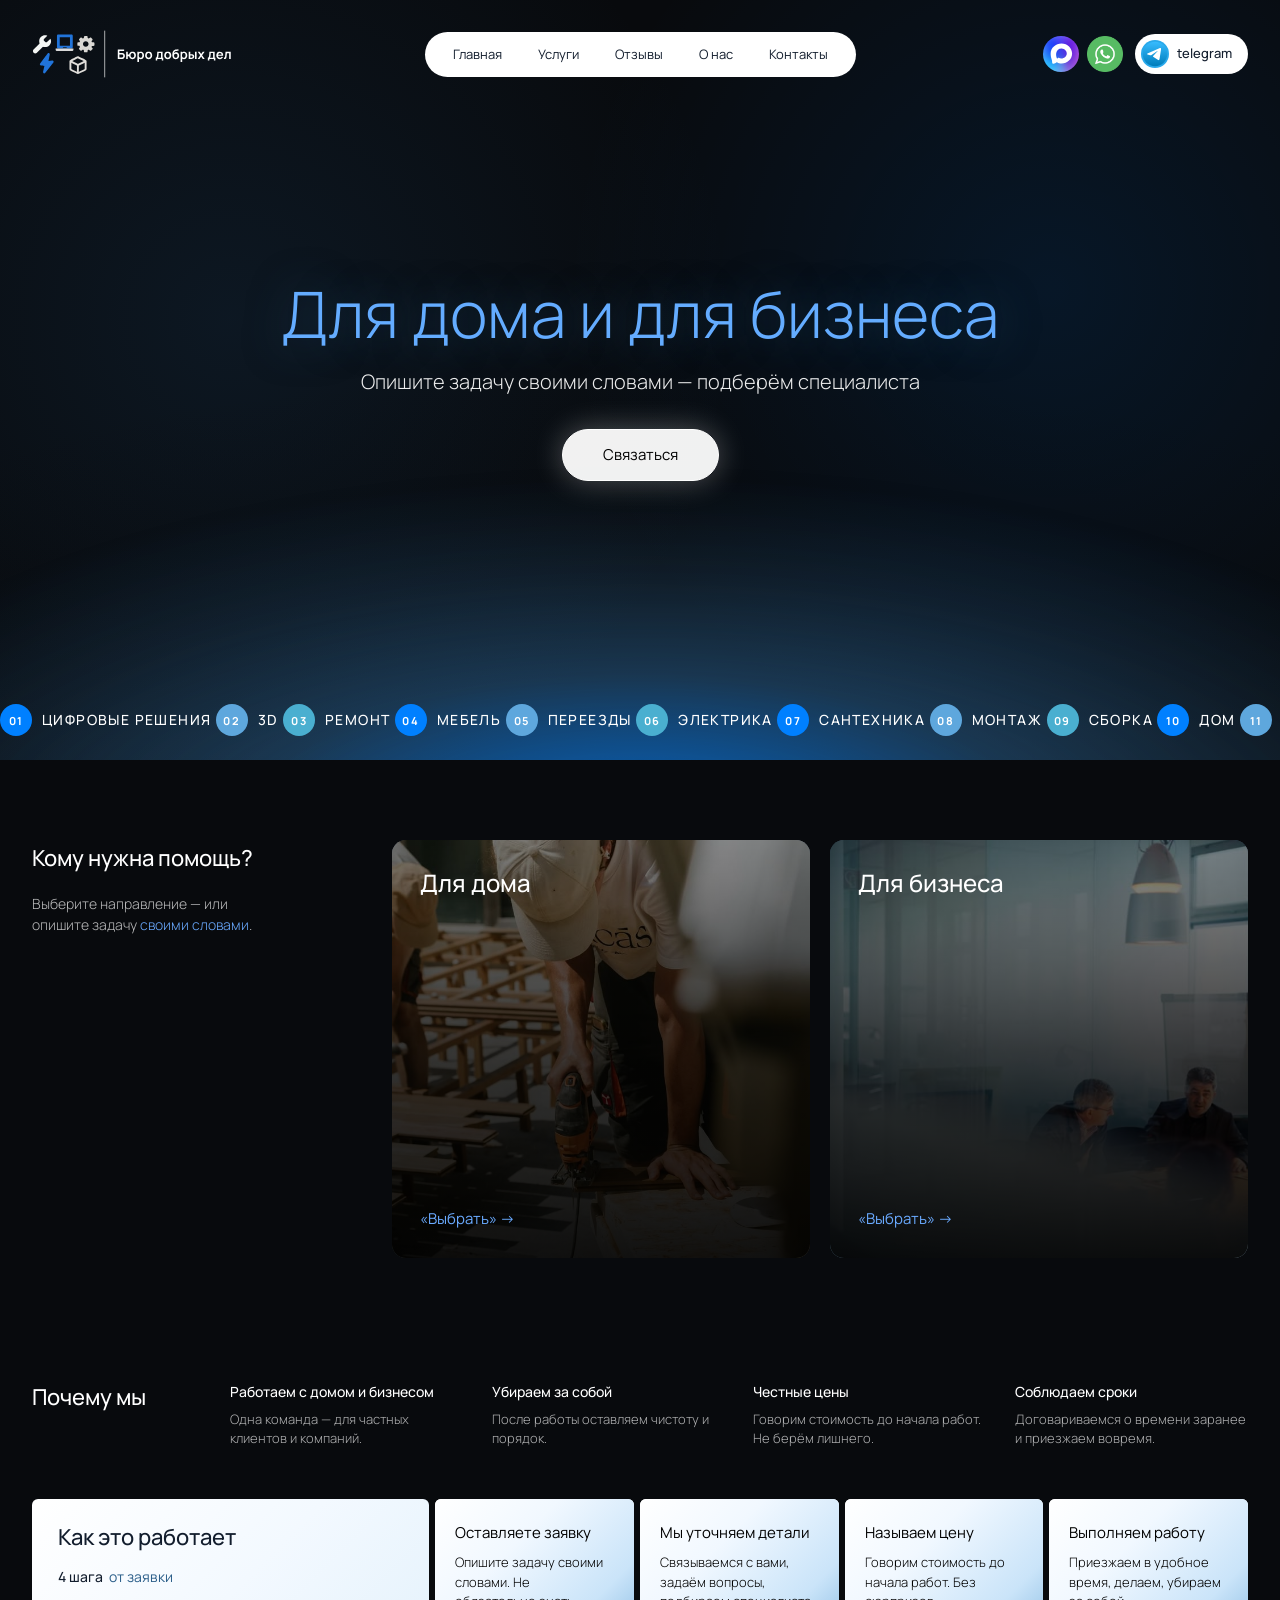
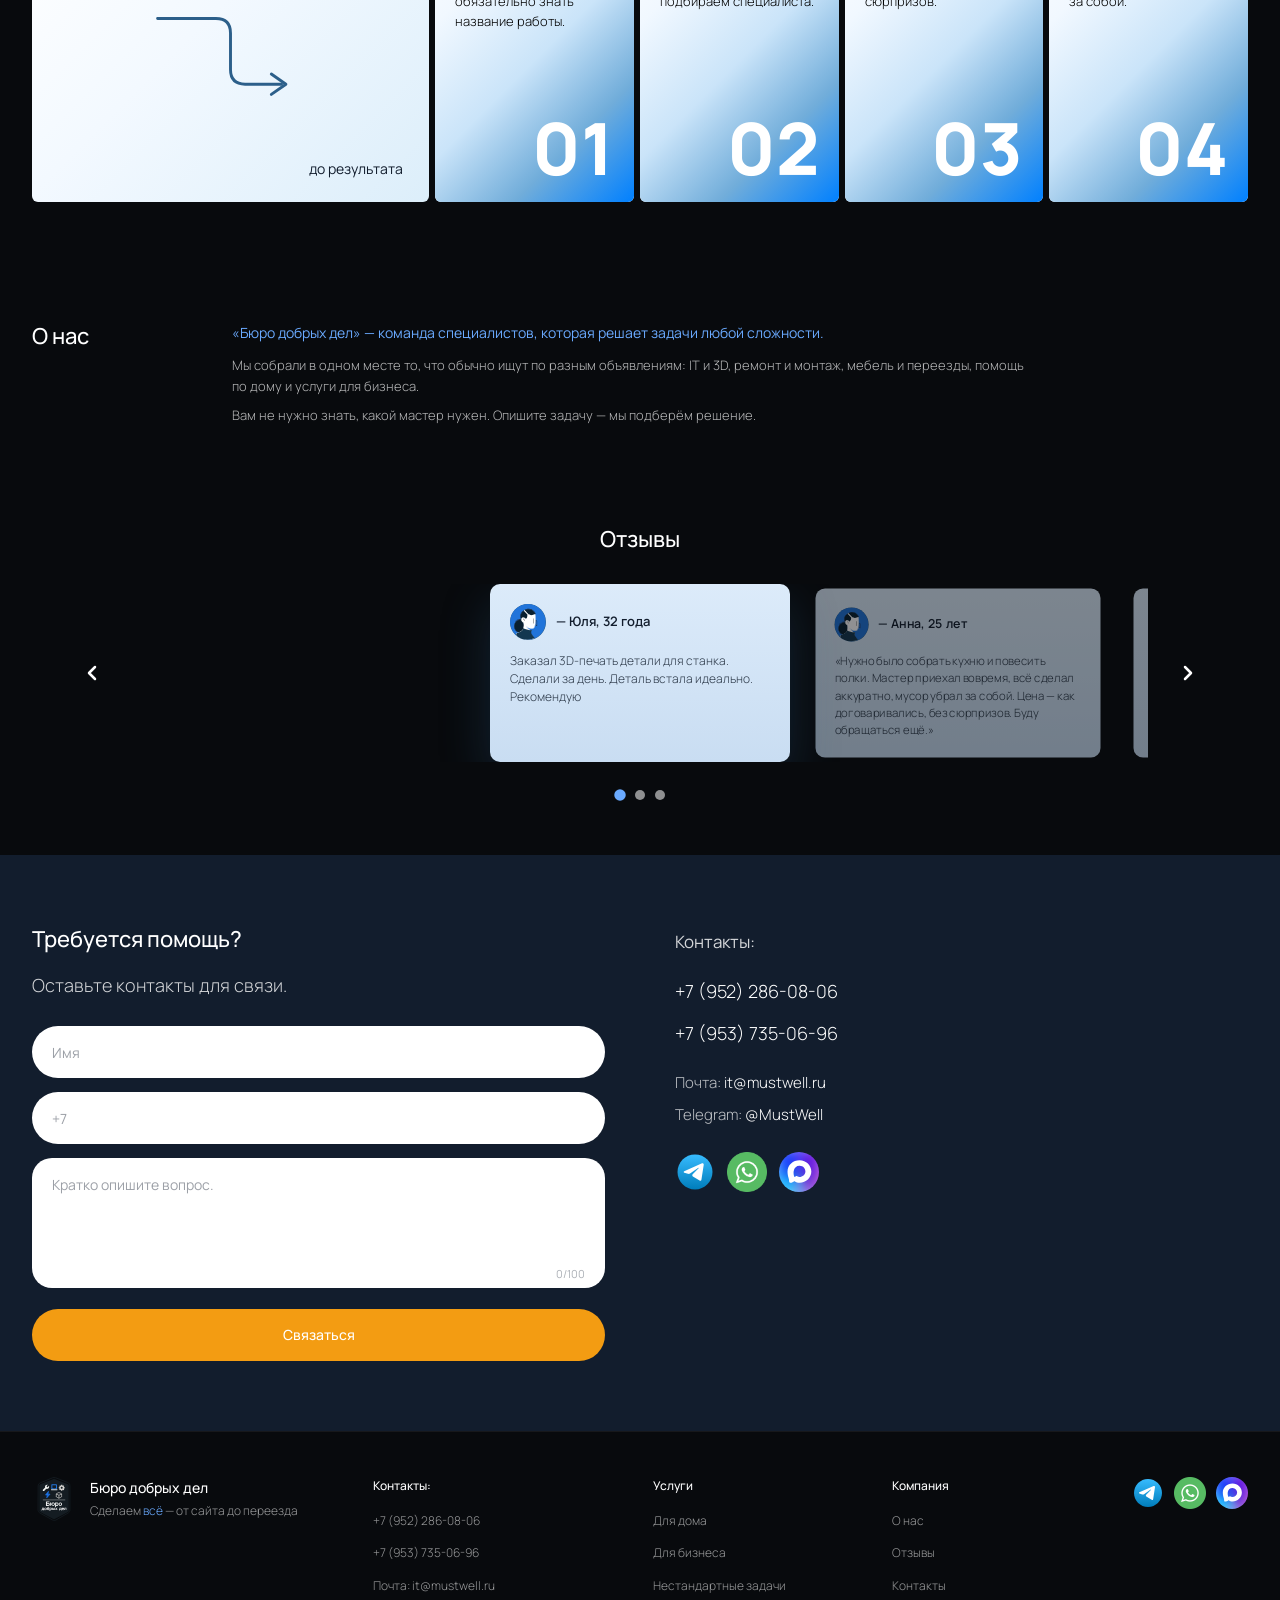
<file: siteweb2/index.html>
<!DOCTYPE html>
<html lang="ru">
<head>
<link rel="preconnect" href="https://fonts.googleapis.com">
<link rel="preconnect" href="https://fonts.gstatic.com" crossorigin>
<link href="https://fonts.googleapis.com/css2?family=Manrope:wght@200..800&display=swap" rel="stylesheet">
<meta name="viewport" content="width=device-width, initial-scale=1.0">
<title>Бюро добрых дел</title>
<link rel="stylesheet" href="style.css">
<script src="script.js"></script>
</head>
<body>

  <header class="header">
  <div class="header__inner">

    <!-- ЛОГОТИП -->
    <a href="/" class="header__logo">
      <img src="images/logo/logo-header.svg" 
           alt="Бюро добрых дел" 
           class="header__logo-img">
    </a>

    <!-- МЕНЮ (пилюля) -->
    <nav class="header__nav">
      <a href="#hero" class="header__nav-link">Главная</a>
      <a href="#services" class="header__nav-link">Услуги</a>
      <a href="#reviews" class="header__nav-link">Отзывы</a>
      <a href="#about" class="header__nav-link">О нас</a>
      <a href="#contact" class="header__nav-link">Контакты</a>
    </nav>

    <!-- ПРАВАЯ ЧАСТЬ -->
    <div class="header__right">

      <!-- ИКОНКИ МЕССЕНДЖЕРОВ -->
      <div class="header__messengers">
        <a href="#" class="header__mess header__mess--max" aria-label="MAX">
          <img src="images/icons/max.svg" alt="MAX" width="18" height="18">
        </a>
        <a href="https://wa.me/79522860806?text=Здравствуйте,%20хочу%20заказать%20услугу" class="header__mess header__mess--wa" aria-label="WhatsApp">
          <img src="images/icons/whatsapp.svg" alt="WhatsApp" width="18" height="18">
        </a>
      </div>

      <!-- TELEGRAM (пилюля) -->
      <a href="https://t.me/MustWell" class="header__tg">
        <span class="header__tg-icon">
          <img src="images/icons/telegram.svg" alt="Telegram" width="16" height="16">
        </span>
        <span class="header__tg-text">telegram</span>
      </a>

    </div>

  </div>
</header>

<!-- ================= БАННЕР ================= -->
<section class="hero" id="hero">
  <div class="hero__glow"></div>
  <div class="hero__content">
    <h1 class="hero__title">Для дома и для бизнеса</h1>
    <p class="hero__subtitle">
      Опишите задачу своими словами — подберём специалиста
    </p>
    <a href="#contact" class="hero__btn">Связаться</a>
  </div>

  <div class="hero__ticker">
    <div class="hero__ticker-track">
    <div class="hero__ticker-group">
      <span class="hero__ticker-item">
        <span class="hero__ticker-circle hero__ticker-circle--blue">01</span>
        <span>ЦИФРОВЫЕ РЕШЕНИЯ</span>
      </span>
      <span class="hero__ticker-item">
        <span class="hero__ticker-circle hero__ticker-circle--light">02</span>
        <span>3D</span>
      </span>
      <span class="hero__ticker-item">
        <span class="hero__ticker-circle hero__ticker-circle--cyan">03</span>
        <span>РЕМОНТ</span>
      </span>
      <span class="hero__ticker-item">
        <span class="hero__ticker-circle hero__ticker-circle--blue">04</span>
        <span>МЕБЕЛЬ</span>
      </span>
      <span class="hero__ticker-item">
        <span class="hero__ticker-circle hero__ticker-circle--light">05</span>
        <span>ПЕРЕЕЗДЫ</span>
      </span>
      <span class="hero__ticker-item">
        <span class="hero__ticker-circle hero__ticker-circle--cyan">06</span>
        <span>ЭЛЕКТРИКА</span>
      </span>
      <span class="hero__ticker-item">
        <span class="hero__ticker-circle hero__ticker-circle--blue">07</span>
        <span>САНТЕХНИКА</span>
      </span>
      <span class="hero__ticker-item">
        <span class="hero__ticker-circle hero__ticker-circle--light">08</span>
        <span>МОНТАЖ</span>
      </span>
      <span class="hero__ticker-item">
        <span class="hero__ticker-circle hero__ticker-circle--cyan">09</span>
        <span>СБОРКА</span>
      </span>
      <span class="hero__ticker-item">
        <span class="hero__ticker-circle hero__ticker-circle--blue">10</span>
        <span>ДОМ</span>
      </span>
      <span class="hero__ticker-item">
        <span class="hero__ticker-circle hero__ticker-circle--light">11</span>
        <span>БЫТ</span>
      </span>
    </div>
    <div class="hero__ticker-group" aria-hidden="true">
      <span class="hero__ticker-item">
        <span class="hero__ticker-circle hero__ticker-circle--blue">01</span>
        <span>ЦИФРОВЫЕ РЕШЕНИЯ</span>
      </span>
      <span class="hero__ticker-item">
        <span class="hero__ticker-circle hero__ticker-circle--light">02</span>
        <span>3D</span>
      </span>
      <span class="hero__ticker-item">
        <span class="hero__ticker-circle hero__ticker-circle--cyan">03</span>
        <span>РЕМОНТ</span>
      </span>
      <span class="hero__ticker-item">
        <span class="hero__ticker-circle hero__ticker-circle--blue">04</span>
        <span>МЕБЕЛЬ</span>
      </span>
      <span class="hero__ticker-item">
        <span class="hero__ticker-circle hero__ticker-circle--light">05</span>
        <span>ПЕРЕЕЗДЫ</span>
      </span>
      <span class="hero__ticker-item">
        <span class="hero__ticker-circle hero__ticker-circle--cyan">06</span>
        <span>ЭЛЕКТРИКА</span>
      </span>
      <span class="hero__ticker-item">
        <span class="hero__ticker-circle hero__ticker-circle--blue">07</span>
        <span>САНТЕХНИКА</span>
      </span>
      <span class="hero__ticker-item">
        <span class="hero__ticker-circle hero__ticker-circle--light">08</span>
        <span>МОНТАЖ</span>
      </span>
      <span class="hero__ticker-item">
        <span class="hero__ticker-circle hero__ticker-circle--cyan">09</span>
        <span>СБОРКА</span>
      </span>
      <span class="hero__ticker-item">
        <span class="hero__ticker-circle hero__ticker-circle--blue">10</span>
        <span>ДОМ</span>
      </span>
      <span class="hero__ticker-item">
        <span class="hero__ticker-circle hero__ticker-circle--light">11</span>
        <span>БЫТ</span>
      </span>
    </div>
    </div>
  </div>
</section>


<!-- ================= КОМУ НУЖНА ПОМОЩЬ ================= -->
<section class="choice" id="services">
  <div class="container">
   <div class="choice__inner">
    <div class="choice__head">
      <h2 class="choice__title">Кому нужна помощь?</h2>
        <p class="choice__sub">
          Выберите направление — или опишите задачу 
          <a href="#contact" class="choice__link">своими словами</a>.
        </p>
    </div>

    <div class="choice__grid">

       <a href="home.html" class="choice__card">
          <div class="choice__card-bg choice__card-bg--home"></div>
          <div class="choice__card-content">
            <h3 class="choice__card-title">Для дома</h3>
            <span class="choice__card-btn">«Выбрать» →</span>
          </div>
        </a>

        <a href="business.html" class="choice__card">
          <div class="choice__card-bg choice__card-bg--biz"></div>
          <div class="choice__card-content">
            <h3 class="choice__card-title">Для бизнеса</h3>
            <span class="choice__card-btn">«Выбрать» →</span>
          </div>
        </a>

    </div>
  </div>
  </div>
</section>


<!-- ================= ПОЧЕМУ МЫ ================= -->
<section class="why">
  <div class="container">
    <div class="why__grid">

      <div class="why__title-col">
        <h2 class="why__title">Почему мы</h2>
      </div>

      <div class="why__item">
        <h3 class="why__item-title">Работаем с домом и бизнесом</h3>
        <p class="why__item-text">
          Одна команда — для частных клиентов 
          и компаний.
        </p>
      </div>

      <div class="why__item">
        <h3 class="why__item-title">Убираем за собой</h3>
        <p class="why__item-text">
          После работы оставляем чистоту 
          и порядок.
        </p>
      </div>

      <div class="why__item">
        <h3 class="why__item-title">Честные цены</h3>
        <p class="why__item-text">
          Говорим стоимость до начала работ. 
          Не берём лишнего.
        </p>
      </div>

      <div class="why__item">
        <h3 class="why__item-title">Соблюдаем сроки</h3>
        <p class="why__item-text">
          Договариваемся о времени заранее 
          и приезжаем вовремя.
        </p>
      </div>

    </div>
  </div>
</section>


<!-- ================= КАК ЭТО РАБОТАЕТ ================= -->
<section class="how">
  <div class="container">
    <div class="how__grid">

      <!-- КАРТОЧКА-ЗАГОЛОВОК -->
      <div class="how__intro">
        <h2 class="how__intro-title">Как это работает</h2>
        <p class="how__intro-sub">
          <span class="how__intro-num">4 шага</span> 
          <span class="how__intro-blue">от заявки</span>
        </p>

        <div class="how__path">
          <svg viewBox="0 0 120 100" fill="none" xmlns="http://www.w3.org/2000/svg">
            <!-- Ступенчатая линия -->
            <path d="M10 10 H50 Q60 10 60 20 V45 Q60 55 70 55 H95" 
                  stroke="#2C5F8A" 
                  stroke-width="2" 
                  stroke-linecap="round" 
                  stroke-linejoin="round"/>
            <!-- Стрелка вниз-вправо -->
            <path d="M88 48 L98 55 L88 62" 
                  stroke="#2C5F8A" 
                  stroke-width="2" 
                  stroke-linecap="round" 
                  stroke-linejoin="round"/>
          </svg>
        </div>

        <p class="how__intro-result">до результата</p>
      </div>

      <!-- ШАГ 1 -->
      <div class="how__step how__step--1">
        <h3 class="how__step-title">Оставляете заявку</h3>
        <p class="how__step-text">
          Опишите задачу своими словами. 
          Не обязательно знать название работы.
        </p>
        <div class="how__step-num">01</div>
      </div>

      <!-- ШАГ 2 -->
      <div class="how__step how__step--2">
        <h3 class="how__step-title">Мы уточняем детали</h3>
        <p class="how__step-text">
          Связываемся с вами, задаём вопросы, 
          подбираем специалиста.
        </p>
        <div class="how__step-num">02</div>
      </div>

      <!-- ШАГ 3 -->
      <div class="how__step how__step--3">
        <h3 class="how__step-title">Называем цену</h3>
        <p class="how__step-text">
          Говорим стоимость до начала работ. 
          Без сюрпризов.
        </p>
        <div class="how__step-num">03</div>
      </div>

      <!-- ШАГ 4 -->
      <div class="how__step how__step--4">
        <h3 class="how__step-title">Выполняем работу</h3>
        <p class="how__step-text">
          Приезжаем в удобное время, 
          делаем, убираем за собой.
        </p>
        <div class="how__step-num">04</div>
      </div>

    </div>
  </div>
</section>
<section class="about" id="about">
  <div class="container">
    <div class="about__grid">

      <div class="about__title-col">
        <h2 class="about__title">О нас</h2>
      </div>

      <div class="about__content">
        <p class="about__lead">
          «Бюро добрых дел» — команда специалистов, 
          которая решает задачи любой сложности.
        </p>

        <p class="about__text">
          Мы собрали в одном месте то, что обычно ищут 
          по разным объявлениям: IT и 3D, ремонт и монтаж, 
          мебель и переезды, помощь по дому и услуги для бизнеса.
        </p>

        <p class="about__text">
          Вам не нужно знать, какой мастер нужен. 
          Опишите задачу — мы подберём решение.
        </p>
      </div>

    </div>
  </div>
</section>
<section class="reviews" id="reviews">
  <div class="container">

    <h2 class="reviews__title">Отзывы</h2>

    <div class="reviews__carousel">

      <!-- СТРЕЛКА ВЛЕВО -->
      <button class="reviews__arrow reviews__arrow--prev" aria-label="Назад">
        <svg viewBox="0 0 24 24" fill="none" xmlns="http://www.w3.org/2000/svg">
          <path d="M15 18L9 12L15 6" stroke="currentColor" stroke-width="2.5" 
                stroke-linecap="round" stroke-linejoin="round"/>
        </svg>
      </button>

      <!-- ОКНО -->
      <div class="reviews__viewport">
        <div class="reviews__track" id="reviewsTrack">

          <div class="reviews__card">
            <div class="reviews__author">
              <span class="reviews__avatar">
                <img src="images/icons/avatar-fem.svg" alt="Юля">
              </span>
              <span class="reviews__name">— Юля, 32 года</span>
            </div>
            <p class="reviews__text">
              Заказал 3D-печать детали для станка. 
              Сделали за день. Деталь встала идеально. 
              Рекомендую
            </p>
          </div>

          <div class="reviews__card">
            <div class="reviews__author">
              <span class="reviews__avatar">
                <img src="images/icons/avatar-fem.svg" alt="Анна">
              </span>
              <span class="reviews__name">— Анна, 25 лет</span>
            </div>
            <p class="reviews__text">
              «Нужно было собрать кухню и повесить полки. 
              Мастер приехал вовремя, всё сделал аккуратно, 
              мусор убрал за собой. Цена — как договаривались, 
              без сюрпризов. Буду обращаться ещё.»
            </p>
          </div>

          <div class="reviews__card">
            <div class="reviews__author">
              <span class="reviews__avatar">
                <img src="images/icons/avatar-men.svg" alt="Алексей">
              </span>
              <span class="reviews__name">— Алексей, 42 года</span>
            </div>
            <p class="reviews__text">
              «Работаю в небольшой компании. Нужен был сайт 
              и Telegram-бот для приёма заказов. 
              Ребята сделали всё под ключ: сначала обсудили задачу, 
              предложили решение, показали прототип.»
            </p>
          </div>

        </div>
      </div>

      <!-- СТРЕЛКА ВПРАВО -->
      <button class="reviews__arrow reviews__arrow--next" aria-label="Вперёд">
        <svg viewBox="0 0 24 24" fill="none" xmlns="http://www.w3.org/2000/svg">
          <path d="M9 18L15 12L9 6" stroke="currentColor" stroke-width="2.5" 
                stroke-linecap="round" stroke-linejoin="round"/>
        </svg>
      </button>

    </div>

    <!-- ТОЧКИ СНИЗУ -->
    <div class="reviews__nav">
      <div class="reviews__dots" id="reviewsDots">
        <span class="reviews__dot reviews__dot--active" data-slide="0"></span>
        <span class="reviews__dot" data-slide="1"></span>
        <span class="reviews__dot" data-slide="2"></span>
      </div>
    </div>

  </div>
</section>
</section>

    <section class="contact" id="contact">
  <div class="container">
    <div class="contact__grid">

      <!-- ЛЕВАЯ ЧАСТЬ — ФОРМА -->
      <div class="contact__form-col">

        <h2 class="contact__title">Требуется помощь?</h2>
        <p class="contact__subtitle">
          Оставьте контакты для связи.
        </p>

        <form class="contact__form" id="contactForm">

          <div class="contact__field">
            <input 
              type="text" 
              name="name" 
              placeholder="Имя"
              required
            >
          </div>

          <div class="contact__field">
            <input 
              type="tel" 
              name="phone" 
              placeholder="+7"
              required
            >
          </div>

          <div class="contact__field contact__field--textarea">
            <textarea 
              name="message" 
              placeholder="Кратко опишите вопрос."
              maxlength="100"
              rows="4"
            ></textarea>
            <span class="contact__counter">0/100</span>
          </div>

          <button type="submit" class="contact__btn">
            Связаться
          </button>

        </form>

      </div>

      <!-- ПРАВАЯ ЧАСТЬ — КОНТАКТЫ -->
      <div class="contact__info-col">

        <h3 class="contact__info-title">Контакты:</h3>

        <ul class="contact__list">
          <li>
            <a href="tel:+79522860806">+7 (952) 286-08-06</a>
          </li>
          <li>
            <a href="tel:+79537350696">+7 (953) 735-06-96</a>
          </li>
        </ul>

        <div class="contact__text">
          <p>
            Почта: 
            <a href="mailto:it@mustwell.ru">it@mustwell.ru</a>
          </p>
          <p>
            Telegram: 
            <a href="https://t.me/MustWell">@MustWell</a>
          </p>
        </div>

        <div class="contact__messengers">
          <a href="https://t.me/MustWell" class="contact__mess" aria-label="Telegram">
            <img src="images/icons/telegram.svg" alt="Telegram">
          </a>
          <a href="https://wa.me/79522860806" class="contact__mess" aria-label="WhatsApp">
            <img src="images/icons/whatsapp.svg" alt="WhatsApp">
          </a>
          <a href="#" class="contact__mess" aria-label="MAX">
            <img src="images/icons/max.svg" alt="MAX">
          </a>
        </div>

      </div>

    </div>
  </div>
</section>

<!-- ================= ФУТЕР ================= -->
<footer class="footer">
  <div class="container">
    <div class="footer__grid">

      <!-- КОЛОНКА 1 — ЛОГОТИП -->
      <div class="footer__col footer__col--brand">
        <div class="footer__brand">
          <div class="footer__logo">
            <img src="images/logo/footer-logo.svg" 
              alt="Бюро добрых дел" 
              width="44" height="44">
          </div>
          <div class="footer__brand-text">
            <div class="footer__name">Бюро добрых дел</div>
            <div class="footer__slogan">
              Сделаем <span class="footer__slogan-blue">всё</span> — от сайта до переезда
            </div>
          </div>
        </div>
      </div>

      <!-- КОЛОНКА 2 — КОНТАКТЫ -->
      <div class="footer__col">
        <h4 class="footer__title">Контакты:</h4>
        <ul class="footer__list">
          <li><a href="tel:+79522860806">+7 (952) 286-08-06</a></li>
          <li><a href="tel:+79537350696">+7 (953) 735-06-96</a></li>
          <li><a href="mailto:it@mustwell.ru">Почта: it@mustwell.ru</a></li>
        </ul>
      </div>

      <!-- КОЛОНКА 3 — УСЛУГИ -->
      <div class="footer__col">
        <h4 class="footer__title">Услуги</h4>
        <ul class="footer__list">
          <li><a href="#home">Для дома</a></li>
          <li><a href="#business">Для бизнеса</a></li>
          <li><a href="#other">Нестандартные задачи</a></li>
        </ul>
      </div>

      <!-- КОЛОНКА 4 — КОМПАНИЯ -->
      <div class="footer__col">
        <h4 class="footer__title">Компания</h4>
        <ul class="footer__list">
          <li><a href="#about">О нас</a></li>
          <li><a href="#reviews">Отзывы</a></li>
          <li><a href="#contacts">Контакты</a></li>
        </ul>
      </div>

      <!-- МЕССЕНДЖЕРЫ -->
      <div class="footer__col footer__col--mess">
        <div class="footer__messengers">
          <a href="https://t.me/MustWell" class="footer__mess" aria-label="Telegram">
            <img src="images/icons/telegram.svg" alt="Telegram">
          </a>
          <a href="https://wa.me/79522860806" class="footer__mess" aria-label="WhatsApp">
            <img src="images/icons/whatsapp.svg" alt="WhatsApp">
          </a>
          <a href="#" class="footer__mess" aria-label="MAX">
            <img src="images/icons/max.svg" alt="MAX">
          </a>
        </div>
      </div>

    </div>
  </div>
</footer>


</body>
</html>
</file>
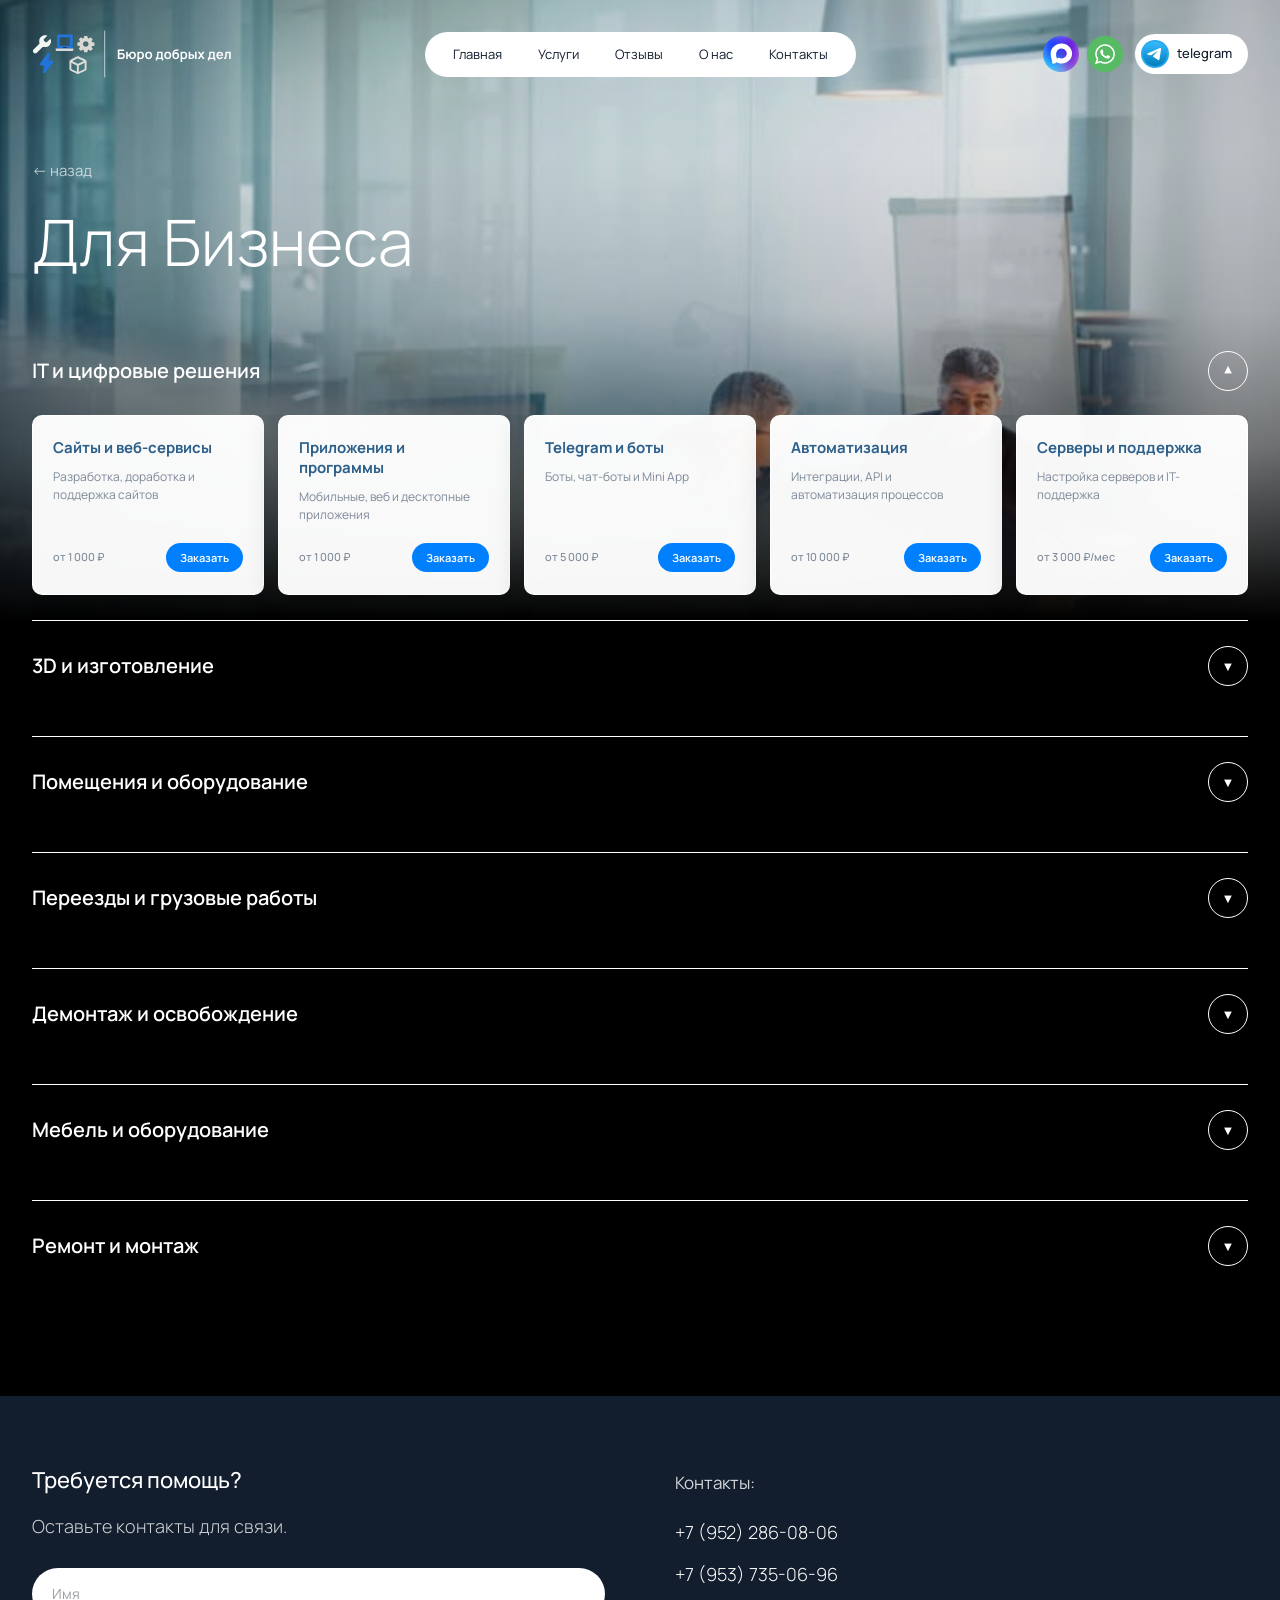
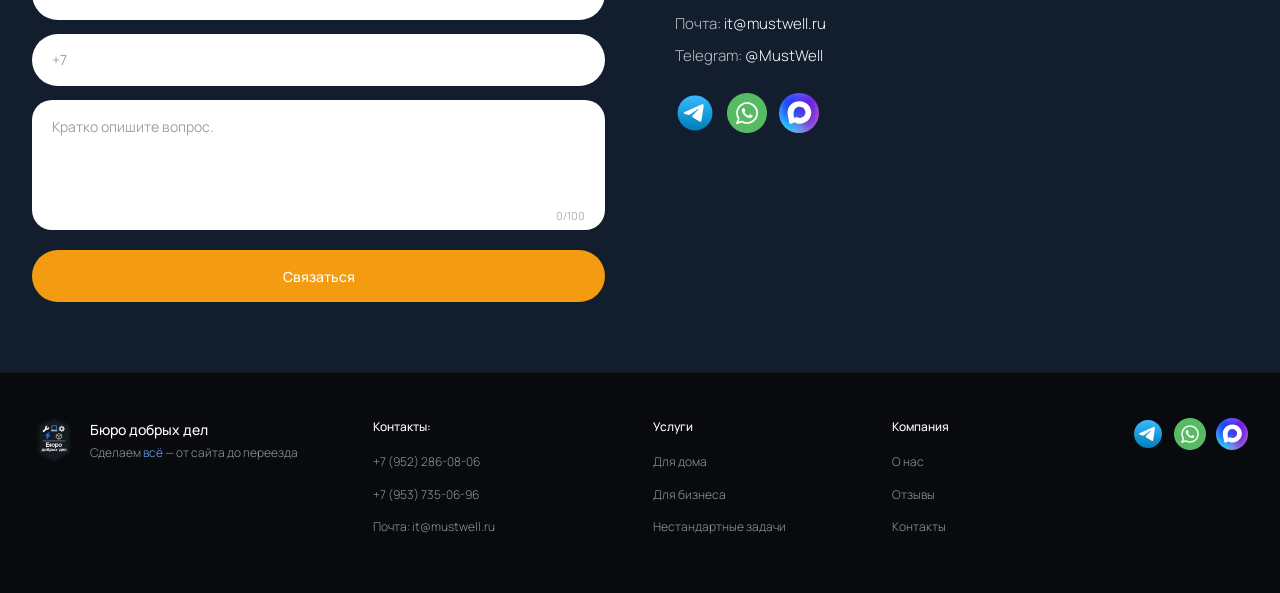
<file: siteweb2/business.html>
<!DOCTYPE html>
<html lang="ru">
<head>
  <meta charset="UTF-8">
  <meta name="viewport" content="width=device-width, initial-scale=1.0">
  <title>Для бизнеса — Бюро добрых дел</title>
  <link rel="preconnect" href="https://fonts.googleapis.com">
  <link rel="preconnect" href="https://fonts.gstatic.com" crossorigin>
  <link href="https://fonts.googleapis.com/css2?family=Manrope:wght@300;400;500;600;700;800&display=swap" rel="stylesheet">
  <link rel="stylesheet" href="style.css">
  <link rel="stylesheet" href="business.css">
</head>
<body>

  <!-- =====================================================
       ШАПКА
  ====================================================== -->
  <header class="header header--static">
    <div class="header__inner">
      <a href="index.html" class="header__logo">
        <img src="images/logo/logo-header.svg" alt="Бюро добрых дел" class="header__logo-img">
      </a>

      <nav class="header__nav">
        <a href="index.html" class="header__nav-link">Главная</a>
        <a href="index.html#services" class="header__nav-link">Услуги</a>
        <a href="index.html#reviews" class="header__nav-link">Отзывы</a>
        <a href="index.html#about" class="header__nav-link">О нас</a>
        <a href="#contact" class="header__nav-link">Контакты</a>
      </nav>

      <div class="header__right">
        <div class="header__messengers">
          <a href="#" class="header__mess header__mess--max" aria-label="MAX">
            <img src="images/icons/max.svg" alt="MAX">
          </a>
          <a href="https://wa.me/79522860806" class="header__mess header__mess--wa" aria-label="WhatsApp">
            <img src="images/icons/whatsapp.svg" alt="WhatsApp">
          </a>
        </div>
        <a href="https://t.me/MustWell" class="header__tg">
          <span class="header__tg-icon">
            <img src="images/icons/telegram.svg" alt="Telegram">
          </span>
          <span class="header__tg-text">telegram</span>
        </a>
      </div>
    </div>
  </header>

  <!-- =====================================================
       БАННЕР 1920×1080
  ====================================================== -->
  <section class="hero-page">
    <img src="images/photos/business.jpg" alt="" class="hero-page__img">

    <div class="hero-page__content">

      <!-- ЗАГОЛОВОК -->
      <div class="container">
        <a href="index.html" class="hero-page__back">← назад</a>
        <h1 class="hero-page__title">Для Бизнеса</h1>
      </div>

      <!-- ПЕРВЫЙ РАЗДЕЛ -->
      <div class="container">
        <div class="section-item open">
          <button class="section-item__header" onclick="toggleSection(this)">
            <span class="section-item__title">IT и цифровые решения</span>
            <span class="section-item__arrow">▼</span>
          </button>
          <div class="section-item__body">
            <div class="services-list">

              <div class="service-row">
                <div class="service-row__info">
                  <h3 class="service-row__title">Сайты и веб-сервисы</h3>
                  <p class="service-row__desc">Разработка, доработка и поддержка сайтов</p>
                </div>
                <div class="service-row__right">
                  <span class="service-row__price">от 1 000 ₽</span>
                  <button class="service-row__btn" onclick="openOrder('Сайты и веб-сервисы')">Заказать</button>
                </div>
              </div>

              <div class="service-row">
                <div class="service-row__info">
                  <h3 class="service-row__title">Приложения и программы</h3>
                  <p class="service-row__desc">Мобильные, веб и десктопные приложения</p>
                </div>
                <div class="service-row__right">
                  <span class="service-row__price">от 1 000 ₽</span>
                  <button class="service-row__btn" onclick="openOrder('Приложения и программы')">Заказать</button>
                </div>
              </div>

              <div class="service-row">
                <div class="service-row__info">
                  <h3 class="service-row__title">Telegram и боты</h3>
                  <p class="service-row__desc">Боты, чат-боты и Mini App</p>
                </div>
                <div class="service-row__right">
                  <span class="service-row__price">от 5 000 ₽</span>
                  <button class="service-row__btn" onclick="openOrder('Telegram и боты')">Заказать</button>
                </div>
              </div>

              <div class="service-row">
                <div class="service-row__info">
                  <h3 class="service-row__title">Автоматизация</h3>
                  <p class="service-row__desc">Интеграции, API и автоматизация процессов</p>
                </div>
                <div class="service-row__right">
                  <span class="service-row__price">от 10 000 ₽</span>
                  <button class="service-row__btn" onclick="openOrder('Автоматизация')">Заказать</button>
                </div>
              </div>

              <div class="service-row">
                <div class="service-row__info">
                  <h3 class="service-row__title">Серверы и поддержка</h3>
                  <p class="service-row__desc">Настройка серверов и IT-поддержка</p>
                </div>
                <div class="service-row__right">
                  <span class="service-row__price">от 3 000 ₽/мес</span>
                  <button class="service-row__btn" onclick="openOrder('Серверы и поддержка')">Заказать</button>
                </div>
              </div>

            </div>
          </div>
        </div>
      </div>

    </div>
  </section>

  <!-- =====================================================
       ОСТАЛЬНЫЕ РАЗДЕЛЫ
  ====================================================== -->
  <section class="sections">
    <div class="container">
      <div class="sections__list">

        <!-- 3D И ИЗГОТОВЛЕНИЕ -->
        <div class="section-item">
          <button class="section-item__header" onclick="toggleSection(this)">
            <span class="section-item__title">3D и изготовление</span>
            <span class="section-item__arrow">▼</span>
          </button>
          <div class="section-item__body">
            <div class="services-list">

              <div class="service-row">
                <div class="service-row__info">
                  <h3 class="service-row__title">3D-моделирование</h3>
                  <p class="service-row__desc">Детали, корпуса, механизмы</p>
                </div>
                <div class="service-row__right">
                  <span class="service-row__price">от 500 ₽</span>
                  <button class="service-row__btn" onclick="openOrder('3D-моделирование')">Заказать</button>
                </div>
              </div>

              <div class="service-row">
                <div class="service-row__info">
                  <h3 class="service-row__title">3D-печать</h3>
                  <p class="service-row__desc">Пластик, металл, прототипы</p>
                </div>
                <div class="service-row__right">
                  <span class="service-row__price">от 500 ₽</span>
                  <button class="service-row__btn" onclick="openOrder('3D-печать')">Заказать</button>
                </div>
              </div>

              <div class="service-row">
                <div class="service-row__info">
                  <h3 class="service-row__title">Проектирование</h3>
                  <p class="service-row__desc">Детали, конструкции, чертежи</p>
                </div>
                <div class="service-row__right">
                  <span class="service-row__price">от 1 000 ₽</span>
                  <button class="service-row__btn" onclick="openOrder('Проектирование')">Заказать</button>
                </div>
              </div>

              <div class="service-row">
                <div class="service-row__info">
                  <h3 class="service-row__title">Восстановление</h3>
                  <p class="service-row__desc">Копирование, реверс-инжиниринг</p>
                </div>
                <div class="service-row__right">
                  <span class="service-row__price">от 1 000 ₽</span>
                  <button class="service-row__btn" onclick="openOrder('Восстановление')">Заказать</button>
                </div>
              </div>

              <div class="service-row">
                <div class="service-row__info">
                  <h3 class="service-row__title">Прототипирование</h3>
                  <p class="service-row__desc">Прототипы, образцы, макеты</p>
                </div>
                <div class="service-row__right">
                  <span class="service-row__price">от 2 000 ₽</span>
                  <button class="service-row__btn" onclick="openOrder('Прототипирование')">Заказать</button>
                </div>
              </div>

            </div>
          </div>
        </div>

        <!-- ПОМЕЩЕНИЯ И ОБОРУДОВАНИЕ -->
        <div class="section-item">
          <button class="section-item__header" onclick="toggleSection(this)">
            <span class="section-item__title">Помещения и оборудование</span>
            <span class="section-item__arrow">▼</span>
          </button>
          <div class="section-item__body">
            <div class="services-list">

              <div class="service-row">
                <div class="service-row__info">
                  <h3 class="service-row__title">Монтаж оборудования</h3>
                  <p class="service-row__desc">Установка и подключение</p>
                </div>
                <div class="service-row__right">
                  <span class="service-row__price">от 2 000 ₽</span>
                  <button class="service-row__btn" onclick="openOrder('Монтаж оборудования')">Заказать</button>
                </div>
              </div>

              <div class="service-row">
                <div class="service-row__info">
                  <h3 class="service-row__title">Организация рабочих мест</h3>
                  <p class="service-row__desc">Обустройство и перестановка</p>
                </div>
                <div class="service-row__right">
                  <span class="service-row__price">от 3 000 ₽</span>
                  <button class="service-row__btn" onclick="openOrder('Организация рабочих мест')">Заказать</button>
                </div>
              </div>

              <div class="service-row">
                <div class="service-row__info">
                  <h3 class="service-row__title">Вывески и декор</h3>
                  <p class="service-row__desc">Изготовление и монтаж</p>
                </div>
                <div class="service-row__right">
                  <span class="service-row__price">от 3 000 ₽</span>
                  <button class="service-row__btn" onclick="openOrder('Вывески и декор')">Заказать</button>
                </div>
              </div>

              <div class="service-row">
                <div class="service-row__info">
                  <h3 class="service-row__title">Подготовка помещения</h3>
                  <p class="service-row__desc">Подготовка к работе и открытию</p>
                </div>
                <div class="service-row__right">
                  <span class="service-row__price">от 2 000 ₽</span>
                  <button class="service-row__btn" onclick="openOrder('Подготовка помещения')">Заказать</button>
                </div>
              </div>

            </div>
          </div>
        </div>

        <!-- ПЕРЕЕЗДЫ -->
        <div class="section-item">
          <button class="section-item__header" onclick="toggleSection(this)">
            <span class="section-item__title">Переезды и грузовые работы</span>
            <span class="section-item__arrow">▼</span>
          </button>
          <div class="section-item__body">
            <div class="services-list">

              <div class="service-row">
                <div class="service-row__info">
                  <h3 class="service-row__title">Переезд бизнеса</h3>
                  <p class="service-row__desc">Офис, магазин, склад, мастерская</p>
                </div>
                <div class="service-row__right">
                  <span class="service-row__price">от 7 000 ₽</span>
                  <button class="service-row__btn" onclick="openOrder('Переезд бизнеса')">Заказать</button>
                </div>
              </div>

              <div class="service-row">
                <div class="service-row__info">
                  <h3 class="service-row__title">Грузчики</h3>
                  <p class="service-row__desc">Погрузка, разгрузка, перенос</p>
                </div>
                <div class="service-row__right">
                  <span class="service-row__price">от 500 ₽</span>
                  <button class="service-row__btn" onclick="openOrder('Грузчики')">Заказать</button>
                </div>
              </div>

              <div class="service-row">
                <div class="service-row__info">
                  <h3 class="service-row__title">Упаковка</h3>
                  <p class="service-row__desc">Мебель, техника, хрупкие вещи</p>
                </div>
                <div class="service-row__right">
                  <span class="service-row__price">от 1 000 ₽</span>
                  <button class="service-row__btn" onclick="openOrder('Упаковка')">Заказать</button>
                </div>
              </div>

              <div class="service-row">
                <div class="service-row__info">
                  <h3 class="service-row__title">Доставка</h3>
                  <p class="service-row__desc">Мебель, техника, заказы</p>
                </div>
                <div class="service-row__right">
                  <span class="service-row__price">от 1 000 ₽</span>
                  <button class="service-row__btn" onclick="openOrder('Доставка')">Заказать</button>
                </div>
              </div>

              <div class="service-row">
                <div class="service-row__info">
                  <h3 class="service-row__title">Вывоз</h3>
                  <p class="service-row__desc">Мебель, техника, стройматериалы</p>
                </div>
                <div class="service-row__right">
                  <span class="service-row__price">от 2 000 ₽</span>
                  <button class="service-row__btn" onclick="openOrder('Вывоз')">Заказать</button>
                </div>
              </div>

            </div>
          </div>
        </div>

        <!-- ДЕМОНТАЖ -->
        <div class="section-item">
          <button class="section-item__header" onclick="toggleSection(this)">
            <span class="section-item__title">Демонтаж и освобождение</span>
            <span class="section-item__arrow">▼</span>
          </button>
          <div class="section-item__body">
            <div class="services-list">

              <div class="service-row">
                <div class="service-row__info">
                  <h3 class="service-row__title">Демонтаж</h3>
                  <p class="service-row__desc">Мебель, техника, оборудование</p>
                </div>
                <div class="service-row__right">
                  <span class="service-row__price">от 1 000 ₽</span>
                  <button class="service-row__btn" onclick="openOrder('Демонтаж')">Заказать</button>
                </div>
              </div>

              <div class="service-row">
                <div class="service-row__info">
                  <h3 class="service-row__title">Освобождение помещений</h3>
                  <p class="service-row__desc">Офис, магазин, склад</p>
                </div>
                <div class="service-row__right">
                  <span class="service-row__price">от 5 000 ₽</span>
                  <button class="service-row__btn" onclick="openOrder('Освобождение помещений')">Заказать</button>
                </div>
              </div>

              <div class="service-row">
                <div class="service-row__info">
                  <h3 class="service-row__title">После ремонта</h3>
                  <p class="service-row__desc">Вынос мусора, уборка</p>
                </div>
                <div class="service-row__right">
                  <span class="service-row__price">от 3 000 ₽</span>
                  <button class="service-row__btn" onclick="openOrder('После ремонта')">Заказать</button>
                </div>
              </div>

            </div>
          </div>
        </div>

        <!-- МЕБЕЛЬ -->
        <div class="section-item">
          <button class="section-item__header" onclick="toggleSection(this)">
            <span class="section-item__title">Мебель и оборудование</span>
            <span class="section-item__arrow">▼</span>
          </button>
          <div class="section-item__body">
            <div class="services-list">

              <div class="service-row">
                <div class="service-row__info">
                  <h3 class="service-row__title">Сборка мебели</h3>
                  <p class="service-row__desc">Офисная, торговая, кухонная</p>
                </div>
                <div class="service-row__right">
                  <span class="service-row__price">от 800 ₽</span>
                  <button class="service-row__btn" onclick="openOrder('Сборка мебели')">Заказать</button>
                </div>
              </div>

              <div class="service-row">
                <div class="service-row__info">
                  <h3 class="service-row__title">Разборка и перенос</h3>
                  <p class="service-row__desc">Разборка, перенос, перестановка</p>
                </div>
                <div class="service-row__right">
                  <span class="service-row__price">от 1 000 ₽</span>
                  <button class="service-row__btn" onclick="openOrder('Разборка и перенос')">Заказать</button>
                </div>
              </div>

              <div class="service-row">
                <div class="service-row__info">
                  <h3 class="service-row__title">Ремонт мебели</h3>
                  <p class="service-row__desc">Фурнитура, петли, ящики</p>
                </div>
                <div class="service-row__right">
                  <span class="service-row__price">от 500 ₽</span>
                  <button class="service-row__btn" onclick="openOrder('Ремонт мебели')">Заказать</button>
                </div>
              </div>

              <div class="service-row">
                <div class="service-row__info">
                  <h3 class="service-row__title">Изготовление</h3>
                  <p class="service-row__desc">Мебель на заказ, корпуса</p>
                </div>
                <div class="service-row__right">
                  <span class="service-row__price">от 3 000 ₽</span>
                  <button class="service-row__btn" onclick="openOrder('Изготовление')">Заказать</button>
                </div>
              </div>

            </div>
          </div>
        </div>

        <!-- РЕМОНТ И МОНТАЖ -->
        <div class="section-item">
          <button class="section-item__header" onclick="toggleSection(this)">
            <span class="section-item__title">Ремонт и монтаж</span>
            <span class="section-item__arrow">▼</span>
          </button>
          <div class="section-item__body">
            <div class="services-list">

              <div class="service-row">
                <div class="service-row__info">
                  <h3 class="service-row__title">Электрика</h3>
                  <p class="service-row__desc">Розетки, светильники, кабель</p>
                </div>
                <div class="service-row__right">
                  <span class="service-row__price">от 1 000 ₽</span>
                  <button class="service-row__btn" onclick="openOrder('Электрика')">Заказать</button>
                </div>
              </div>

              <div class="service-row">
                <div class="service-row__info">
                  <h3 class="service-row__title">Сантехника</h3>
                  <p class="service-row__desc">Смеситель, трубы, протечки</p>
                </div>
                <div class="service-row__right">
                  <span class="service-row__price">от 1 000 ₽</span>
                  <button class="service-row__btn" onclick="openOrder('Сантехника')">Заказать</button>
                </div>
              </div>

              <div class="service-row">
                <div class="service-row__info">
                  <h3 class="service-row__title">Монтаж</h3>
                  <p class="service-row__desc">Оборудование, техника, конструкции</p>
                </div>
                <div class="service-row__right">
                  <span class="service-row__price">от 1 000 ₽</span>
                  <button class="service-row__btn" onclick="openOrder('Монтаж')">Заказать</button>
                </div>
              </div>

              <div class="service-row">
                <div class="service-row__info">
                  <h3 class="service-row__title">Мелкий ремонт</h3>
                  <p class="service-row__desc">Стены, потолок, пол</p>
                </div>
                <div class="service-row__right">
                  <span class="service-row__price">от 1 000 ₽</span>
                  <button class="service-row__btn" onclick="openOrder('Мелкий ремонт')">Заказать</button>
                </div>
              </div>

              <div class="service-row">
                <div class="service-row__info">
                  <h3 class="service-row__title">Сборка и настройка</h3>
                  <p class="service-row__desc">Сборка, подключение, проверка</p>
                </div>
                <div class="service-row__right">
                  <span class="service-row__price">от 1 000 ₽</span>
                  <button class="service-row__btn" onclick="openOrder('Сборка и настройка')">Заказать</button>
                </div>
              </div>

            </div>
          </div>
        </div>

      </div>
    </div>
  </section>

  <!-- =====================================================
       ФОРМА + КОНТАКТЫ
  ====================================================== -->
  <section class="contact" id="contact">
    <div class="container">
      <div class="contact__grid">

        <div class="contact__form-col">
          <h2 class="contact__title">Требуется помощь?</h2>
          <p class="contact__subtitle">Оставьте контакты для связи.</p>

          <form class="contact__form" id="contactForm">
            <div class="contact__field">
              <input type="text" name="name" placeholder="Имя" required>
            </div>
            <div class="contact__field">
              <input type="tel" name="phone" placeholder="+7" required>
            </div>
            <div class="contact__field contact__field--textarea">
              <textarea name="message" placeholder="Кратко опишите вопрос." maxlength="100" rows="4"></textarea>
              <span class="contact__counter">0/100</span>
            </div>
            <button type="submit" class="contact__btn">Связаться</button>
          </form>
        </div>

        <div class="contact__info-col">
          <h3 class="contact__info-title">Контакты:</h3>
          <ul class="contact__list">
            <li><a href="tel:+79522860806">+7 (952) 286-08-06</a></li>
            <li><a href="tel:+79537350696">+7 (953) 735-06-96</a></li>
          </ul>
          <div class="contact__text">
            <p>Почта: <a href="mailto:it@mustwell.ru">it@mustwell.ru</a></p>
            <p>Telegram: <a href="https://t.me/MustWell">@MustWell</a></p>
          </div>
          <div class="contact__messengers">
            <a href="https://t.me/MustWell" class="contact__mess" aria-label="Telegram">
              <img src="images/icons/telegram.svg" alt="Telegram">
            </a>
            <a href="https://wa.me/79522860806" class="contact__mess" aria-label="WhatsApp">
              <img src="images/icons/whatsapp.svg" alt="WhatsApp">
            </a>
            <a href="#" class="contact__mess" aria-label="MAX">
              <img src="images/icons/max.svg" alt="MAX">
            </a>
          </div>
        </div>

      </div>
    </div>
  </section>

  <!-- =====================================================
       ФУТЕР
  ====================================================== -->
  <footer class="footer">
    <div class="container">
      <div class="footer__grid">

        <div class="footer__col footer__col--brand">
          <div class="footer__brand">
            <div class="footer__logo">
              <img src="images/logo/footer-logo.svg" alt="Бюро добрых дел" width="44" height="44">
            </div>
            <div class="footer__brand-text">
              <div class="footer__name">Бюро добрых дел</div>
              <div class="footer__slogan">
                Сделаем <span class="footer__slogan-blue">всё</span> — от сайта до переезда
              </div>
            </div>
          </div>
        </div>

        <div class="footer__col">
          <h4 class="footer__title">Контакты:</h4>
          <ul class="footer__list">
            <li><a href="tel:+79522860806">+7 (952) 286-08-06</a></li>
            <li><a href="tel:+79537350696">+7 (953) 735-06-96</a></li>
            <li><a href="mailto:it@mustwell.ru">Почта: it@mustwell.ru</a></li>
          </ul>
        </div>

        <div class="footer__col">
          <h4 class="footer__title">Услуги</h4>
          <ul class="footer__list">
            <li><a href="home.html">Для дома</a></li>
            <li><a href="business.html">Для бизнеса</a></li>
            <li><a href="#">Нестандартные задачи</a></li>
          </ul>
        </div>

        <div class="footer__col">
          <h4 class="footer__title">Компания</h4>
          <ul class="footer__list">
            <li><a href="index.html#about">О нас</a></li>
            <li><a href="index.html#reviews">Отзывы</a></li>
            <li><a href="#contact">Контакты</a></li>
          </ul>
        </div>

        <div class="footer__col footer__col--mess">
          <div class="footer__messengers">
            <a href="https://t.me/MustWell" class="footer__mess" aria-label="Telegram">
              <img src="images/icons/telegram.svg" alt="Telegram">
            </a>
            <a href="https://wa.me/79522860806" class="footer__mess" aria-label="WhatsApp">
              <img src="images/icons/whatsapp.svg" alt="WhatsApp">
            </a>
            <a href="#" class="footer__mess" aria-label="MAX">
              <img src="images/icons/max.svg" alt="MAX">
            </a>
          </div>
        </div>

      </div>
    </div>
  </footer>

  <script src="script.js"></script>
  <script src="business.js"></script>
</body>
</html>
</file>
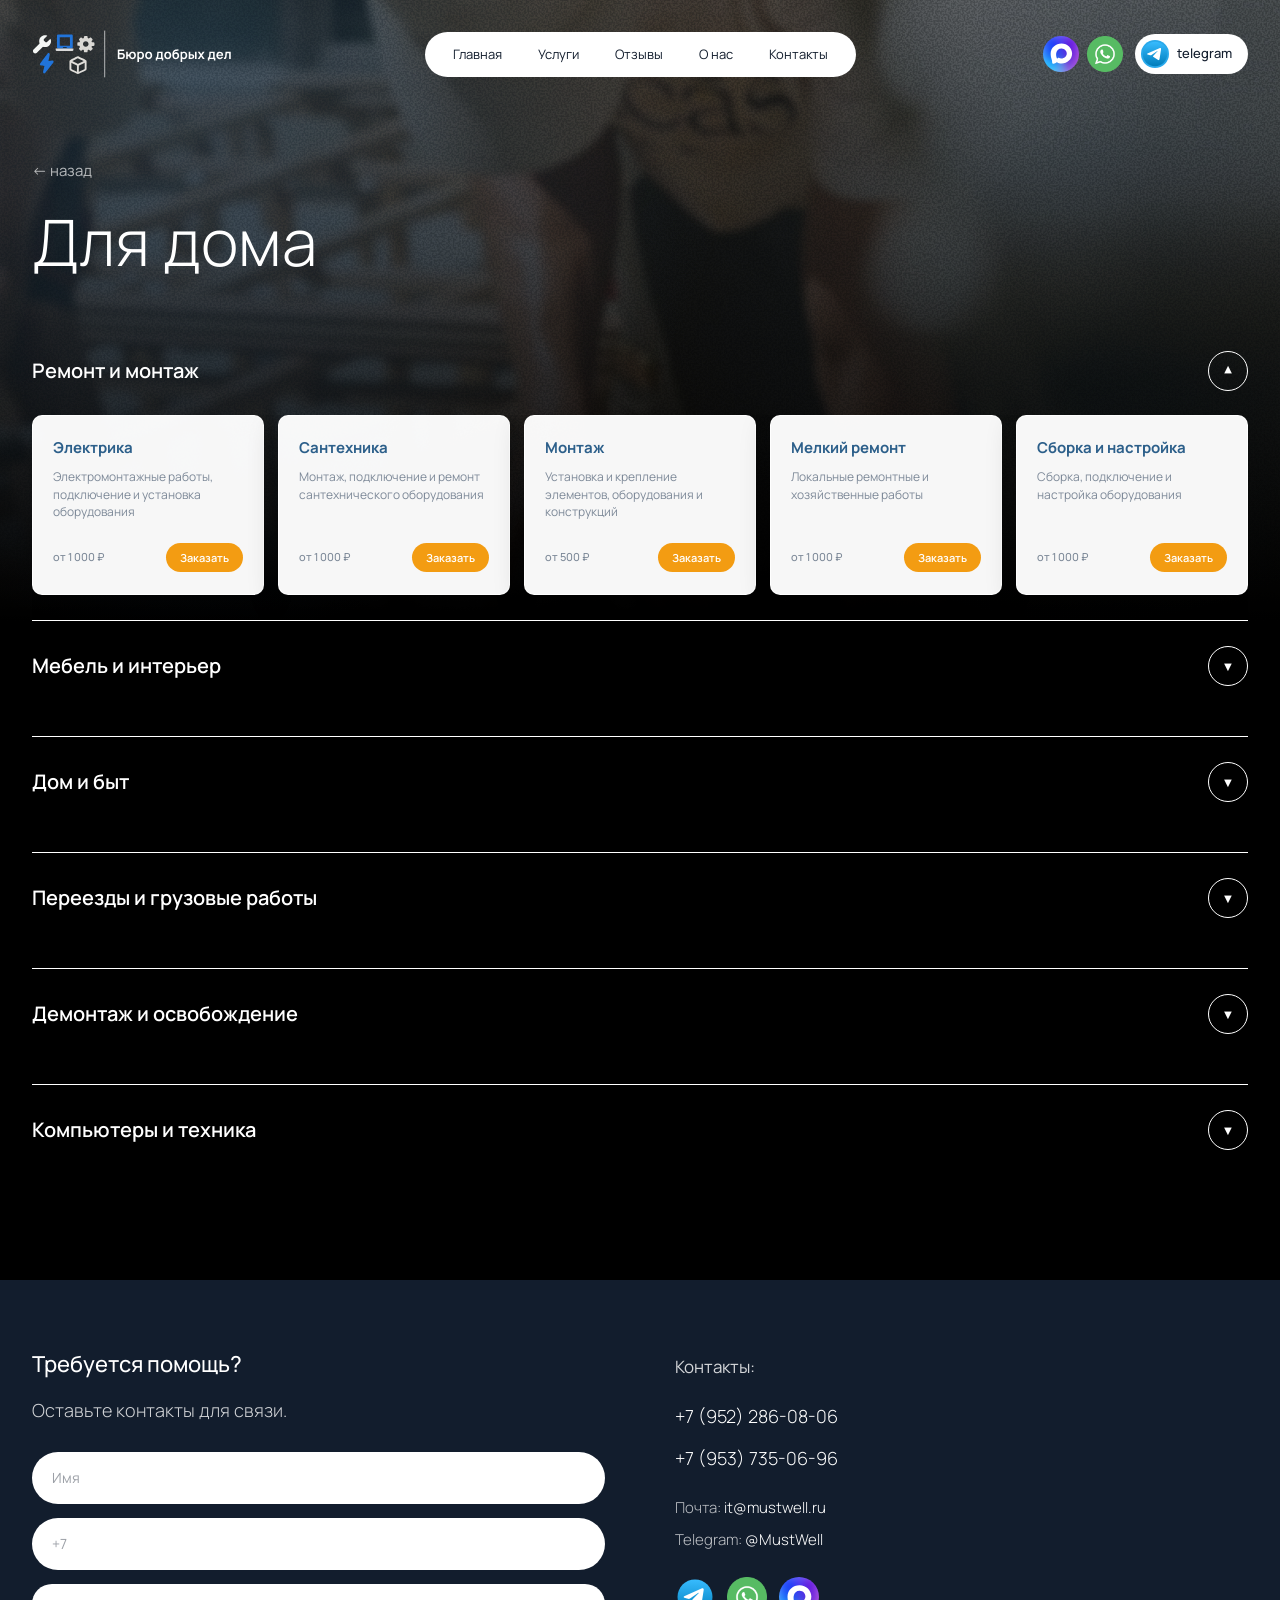
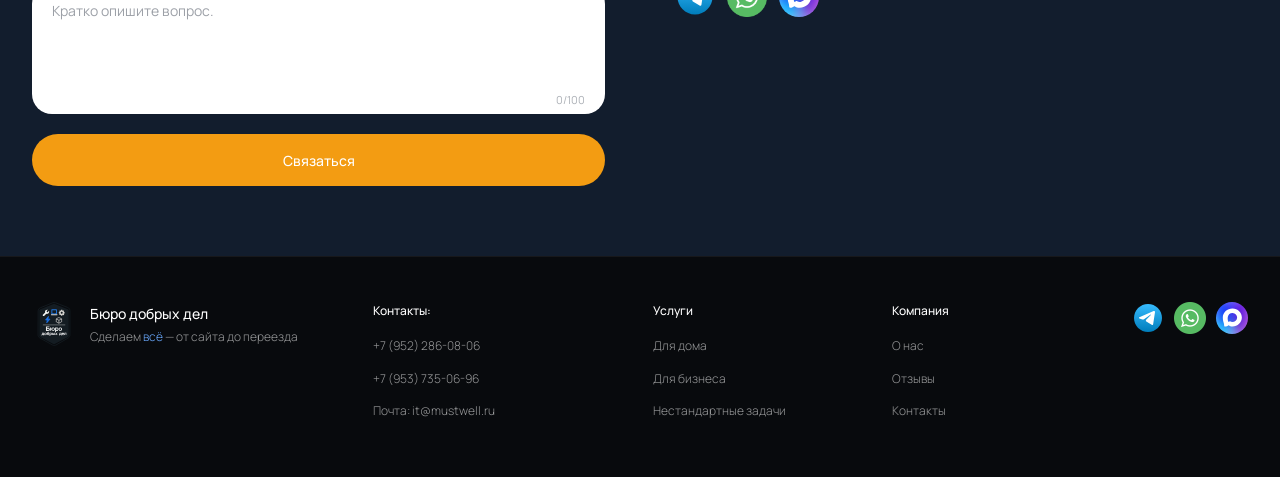
<file: siteweb2/home.html>
<!DOCTYPE html>
<html lang="ru">
<head>
  <meta charset="UTF-8">
  <meta name="viewport" content="width=device-width, initial-scale=1.0">
  <title>Для дома — Бюро добрых дел</title>
  <link rel="preconnect" href="https://fonts.googleapis.com">
  <link rel="preconnect" href="https://fonts.gstatic.com" crossorigin>
  <link href="https://fonts.googleapis.com/css2?family=Manrope:wght@300;400;500;600;700;800&display=swap" rel="stylesheet">
  <link rel="stylesheet" href="style.css">
  <link rel="stylesheet" href="home.css">
</head>
<body>

  <!-- =====================================================
       БАННЕР С ФОТО 1920×1080
  ====================================================== -->
  <section class="hero-page">
    <!-- ФОТО -->
    <img src="images/noid.jpg" alt="" class="hero-page__img">

    <!-- ШАПКА ПОВЕРХ ФОТО -->
    <header class="header">
      <div class="header__inner">
        <a href="index.html" class="header__logo">
          <img src="images/logo/logo-header.svg" alt="Бюро добрых дел" class="header__logo-img">
        </a>

        <nav class="header__nav">
          <a href="index.html" class="header__nav-link">Главная</a>
          <a href="index.html#services" class="header__nav-link">Услуги</a>
          <a href="index.html#reviews" class="header__nav-link">Отзывы</a>
          <a href="index.html#about" class="header__nav-link">О нас</a>
          <a href="#contact" class="header__nav-link">Контакты</a>
        </nav>

        <div class="header__right">
          <div class="header__messengers">
            <a href="#" class="header__mess header__mess--max" aria-label="MAX">
              <img src="images/icons/max.svg" alt="MAX">
            </a>
            <a href="https://wa.me/79522860806" class="header__mess header__mess--wa" aria-label="WhatsApp">
              <img src="images/icons/whatsapp.svg" alt="WhatsApp">
            </a>
          </div>
          <a href="https://t.me/MustWell" class="header__tg">
            <span class="header__tg-icon">
              <img src="images/icons/telegram.svg" alt="Telegram">
            </span>
            <span class="header__tg-text">telegram</span>
          </a>
        </div>
      </div>
    </header>

    <!-- КОНТЕНТ ПОВЕРХ ФОТО -->
    <div class="hero-page__content">

      <!-- ЗАГОЛОВОК -->
      <div class="container">
        <a href="index.html" class="hero-page__back">← назад</a>
        <h1 class="hero-page__title">Для дома</h1>
      </div>

      <!-- ПЕРВЫЙ РАЗДЕЛ — НА ФОТО -->
      <div class="container">
        <div class="section-item open">
          <button class="section-item__header" onclick="toggleSection(this)">
            <span class="section-item__title">Ремонт и монтаж</span>
            <span class="section-item__arrow">▼</span>
          </button>
          <div class="section-item__body">
            <div class="services-list">

              <div class="service-row">
                <div class="service-row__info">
                  <h3 class="service-row__title">Электрика</h3>
                  <p class="service-row__desc">
                    Электромонтажные работы, подключение 
                    и установка оборудования
                  </p>
                </div>
                <div class="service-row__right">
                  <span class="service-row__price">от 1 000 ₽</span>
                  <button class="service-row__btn" onclick="openOrder('Электрика')">Заказать</button>
                </div>
              </div>

              <div class="service-row">
                <div class="service-row__info">
                  <h3 class="service-row__title">Сантехника</h3>
                  <p class="service-row__desc">
                    Монтаж, подключение и ремонт 
                    сантехнического оборудования
                  </p>
                </div>
                <div class="service-row__right">
                  <span class="service-row__price">от 1 000 ₽</span>
                  <button class="service-row__btn" onclick="openOrder('Сантехника')">Заказать</button>
                </div>
              </div>

              <div class="service-row">
                <div class="service-row__info">
                  <h3 class="service-row__title">Монтаж</h3>
                  <p class="service-row__desc">
                    Установка и крепление элементов, 
                    оборудования и конструкций
                  </p>
                </div>
                <div class="service-row__right">
                  <span class="service-row__price">от 500 ₽</span>
                  <button class="service-row__btn" onclick="openOrder('Монтаж')">Заказать</button>
                </div>
              </div>

              <div class="service-row">
                <div class="service-row__info">
                  <h3 class="service-row__title">Мелкий ремонт</h3>
                  <p class="service-row__desc">
                    Локальные ремонтные и хозяйственные работы
                  </p>
                </div>
                <div class="service-row__right">
                  <span class="service-row__price">от 1 000 ₽</span>
                  <button class="service-row__btn" onclick="openOrder('Мелкий ремонт')">Заказать</button>
                </div>
              </div>

              <div class="service-row">
                <div class="service-row__info">
                  <h3 class="service-row__title">Сборка и настройка</h3>
                  <p class="service-row__desc">
                    Сборка, подключение и настройка оборудования
                  </p>
                </div>
                <div class="service-row__right">
                  <span class="service-row__price">от 1 000 ₽</span>
                  <button class="service-row__btn" onclick="openOrder('Сборка и настройка')">Заказать</button>
                </div>
              </div>

            </div>
          </div>
        </div>
      </div>

    </div>
  </section>

  <!-- =====================================================
       ОСТАЛЬНЫЕ РАЗДЕЛЫ — НА ФОНЕ
  ====================================================== -->
  <section class="sections">
    <div class="container">
      <div class="sections__list">

        <!-- РАЗДЕЛ 2: МЕБЕЛЬ И ИНТЕРЬЕР -->
        <div class="section-item">
          <button class="section-item__header" onclick="toggleSection(this)">
            <span class="section-item__title">Мебель и интерьер</span>
            <span class="section-item__arrow">▼</span>
          </button>
          <div class="section-item__body">
            <div class="services-list">

              <div class="service-row">
                <div class="service-row__info">
                  <h3 class="service-row__title">Сборка мебели</h3>
                  <p class="service-row__desc">Сборка корпусной и мягкой мебели</p>
                </div>
                <div class="service-row__right">
                  <span class="service-row__price">от 800 ₽</span>
                  <button class="service-row__btn" onclick="openOrder('Сборка мебели')">Заказать</button>
                </div>
              </div>

              <div class="service-row">
                <div class="service-row__info">
                  <h3 class="service-row__title">Разборка и перенос</h3>
                  <p class="service-row__desc">Разборка, перенос и перестановка</p>
                </div>
                <div class="service-row__right">
                  <span class="service-row__price">от 1 000 ₽</span>
                  <button class="service-row__btn" onclick="openOrder('Разборка и перенос')">Заказать</button>
                </div>
              </div>

              <div class="service-row">
                <div class="service-row__info">
                  <h3 class="service-row__title">Ремонт мебели</h3>
                  <p class="service-row__desc">Ремонт фурнитуры, петель и дверок</p>
                </div>
                <div class="service-row__right">
                  <span class="service-row__price">от 500 ₽</span>
                  <button class="service-row__btn" onclick="openOrder('Ремонт мебели')">Заказать</button>
                </div>
              </div>

              <div class="service-row">
                <div class="service-row__info">
                  <h3 class="service-row__title">Изготовление</h3>
                  <p class="service-row__desc">Мебель, полки и конструкции на заказ</p>
                </div>
                <div class="service-row__right">
                  <span class="service-row__price">от 3 000 ₽</span>
                  <button class="service-row__btn" onclick="openOrder('Изготовление')">Заказать</button>
                </div>
              </div>

              <div class="service-row">
                <div class="service-row__info">
                  <h3 class="service-row__title">Интерьер</h3>
                  <p class="service-row__desc">Навеска, декор и организация хранения</p>
                </div>
                <div class="service-row__right">
                  <span class="service-row__price">от 500 ₽</span>
                  <button class="service-row__btn" onclick="openOrder('Интерьер')">Заказать</button>
                </div>
              </div>

            </div>
          </div>
        </div>

        <!-- РАЗДЕЛ 3: ДОМ И БЫТ -->
        <div class="section-item">
          <button class="section-item__header" onclick="toggleSection(this)">
            <span class="section-item__title">Дом и быт</span>
            <span class="section-item__arrow">▼</span>
          </button>
          <div class="section-item__body">
            <div class="services-list">

              <div class="service-row">
                <div class="service-row__info">
                  <h3 class="service-row__title">Помощь по дому</h3>
                  <p class="service-row__desc">Мелкие бытовые работы и поручения</p>
                </div>
                <div class="service-row__right">
                  <span class="service-row__price">от 500 ₽</span>
                  <button class="service-row__btn" onclick="openOrder('Помощь по дому')">Заказать</button>
                </div>
              </div>

              <div class="service-row">
                <div class="service-row__info">
                  <h3 class="service-row__title">Техника</h3>
                  <p class="service-row__desc">Установка и подключение техники</p>
                </div>
                <div class="service-row__right">
                  <span class="service-row__price">от 1 000 ₽</span>
                  <button class="service-row__btn" onclick="openOrder('Техника')">Заказать</button>
                </div>
              </div>

              <div class="service-row">
                <div class="service-row__info">
                  <h3 class="service-row__title">Организация пространства</h3>
                  <p class="service-row__desc">Хранение, полки, кладовая, гараж</p>
                </div>
                <div class="service-row__right">
                  <span class="service-row__price">от 1 000 ₽</span>
                  <button class="service-row__btn" onclick="openOrder('Организация пространства')">Заказать</button>
                </div>
              </div>

              <div class="service-row">
                <div class="service-row__info">
                  <h3 class="service-row__title">Участок</h3>
                  <p class="service-row__desc">Работы на участке и внешние конструкции</p>
                </div>
                <div class="service-row__right">
                  <span class="service-row__price">от 1 000 ₽</span>
                  <button class="service-row__btn" onclick="openOrder('Участок')">Заказать</button>
                </div>
              </div>

              <div class="service-row">
                <div class="service-row__info">
                  <h3 class="service-row__title">Разовые поручения</h3>
                  <p class="service-row__desc">Забрать, отвезти, купить и доставить</p>
                </div>
                <div class="service-row__right">
                  <span class="service-row__price">от 500 ₽</span>
                  <button class="service-row__btn" onclick="openOrder('Разовые поручения')">Заказать</button>
                </div>
              </div>

            </div>
          </div>
        </div>

        <!-- РАЗДЕЛ 4: ПЕРЕЕЗДЫ -->
        <div class="section-item">
          <button class="section-item__header" onclick="toggleSection(this)">
            <span class="section-item__title">Переезды и грузовые работы</span>
            <span class="section-item__arrow">▼</span>
          </button>
          <div class="section-item__body">
            <div class="services-list">

              <div class="service-row">
                <div class="service-row__info">
                  <h3 class="service-row__title">Грузчики</h3>
                  <p class="service-row__desc">Погрузка, разгрузка, перенос и подъём</p>
                </div>
                <div class="service-row__right">
                  <span class="service-row__price">от 500 ₽</span>
                  <button class="service-row__btn" onclick="openOrder('Грузчики')">Заказать</button>
                </div>
              </div>

              <div class="service-row">
                <div class="service-row__info">
                  <h3 class="service-row__title">Переезд</h3>
                  <p class="service-row__desc">Квартирный переезд и переезд комнаты</p>
                </div>
                <div class="service-row__right">
                  <span class="service-row__price">от 5 000 ₽</span>
                  <button class="service-row__btn" onclick="openOrder('Переезд')">Заказать</button>
                </div>
              </div>

              <div class="service-row">
                <div class="service-row__info">
                  <h3 class="service-row__title">Упаковка</h3>
                  <p class="service-row__desc">Упаковка мебели, техники и хрупких вещей</p>
                </div>
                <div class="service-row__right">
                  <span class="service-row__price">от 1 000 ₽</span>
                  <button class="service-row__btn" onclick="openOrder('Упаковка')">Заказать</button>
                </div>
              </div>

              <div class="service-row">
                <div class="service-row__info">
                  <h3 class="service-row__title">Доставка</h3>
                  <p class="service-row__desc">Доставка мебели, техники и заказов</p>
                </div>
                <div class="service-row__right">
                  <span class="service-row__price">от 1 000 ₽</span>
                  <button class="service-row__btn" onclick="openOrder('Доставка')">Заказать</button>
                </div>
              </div>

              <div class="service-row">
                <div class="service-row__info">
                  <h3 class="service-row__title">Вывоз</h3>
                  <p class="service-row__desc">Вывоз мебели, техники и ненужных вещей</p>
                </div>
                <div class="service-row__right">
                  <span class="service-row__price">от 2 000 ₽</span>
                  <button class="service-row__btn" onclick="openOrder('Вывоз')">Заказать</button>
                </div>
              </div>

            </div>
          </div>
        </div>

        <!-- РАЗДЕЛ 5: ДЕМОНТАЖ -->
        <div class="section-item">
          <button class="section-item__header" onclick="toggleSection(this)">
            <span class="section-item__title">Демонтаж и освобождение</span>
            <span class="section-item__arrow">▼</span>
          </button>
          <div class="section-item__body">
            <div class="services-list">

              <div class="service-row">
                <div class="service-row__info">
                  <h3 class="service-row__title">Демонтаж мебели и техники</h3>
                  <p class="service-row__desc">Демонтаж мебели и бытовой техники</p>
                </div>
                <div class="service-row__right">
                  <span class="service-row__price">от 1 000 ₽</span>
                  <button class="service-row__btn" onclick="openOrder('Демонтаж мебели и техники')">Заказать</button>
                </div>
              </div>

              <div class="service-row">
                <div class="service-row__info">
                  <h3 class="service-row__title">Освобождение помещений</h3>
                  <p class="service-row__desc">Квартира, гараж, подсобные</p>
                </div>
                <div class="service-row__right">
                  <span class="service-row__price">от 3 000 ₽</span>
                  <button class="service-row__btn" onclick="openOrder('Освобождение помещений')">Заказать</button>
                </div>
              </div>

              <div class="service-row">
                <div class="service-row__info">
                  <h3 class="service-row__title">После ремонта</h3>
                  <p class="service-row__desc">Вынос мусора, уборка, подготовка</p>
                </div>
                <div class="service-row__right">
                  <span class="service-row__price">от 2 000 ₽</span>
                  <button class="service-row__btn" onclick="openOrder('После ремонта')">Заказать</button>
                </div>
              </div>

            </div>
          </div>
        </div>

        <!-- РАЗДЕЛ 6: КОМПЬЮТЕРЫ -->
        <div class="section-item">
          <button class="section-item__header" onclick="toggleSection(this)">
            <span class="section-item__title">Компьютеры и техника</span>
            <span class="section-item__arrow">▼</span>
          </button>
          <div class="section-item__body">
            <div class="services-list">

              <div class="service-row">
                <div class="service-row__info">
                  <h3 class="service-row__title">Настройка ПО</h3>
                  <p class="service-row__desc">Установка и настройка программ</p>
                </div>
                <div class="service-row__right">
                  <span class="service-row__price">от 1 000 ₽</span>
                  <button class="service-row__btn" onclick="openOrder('Настройка ПО')">Заказать</button>
                </div>
              </div>

              <div class="service-row">
                <div class="service-row__info">
                  <h3 class="service-row__title">Исправление ошибок</h3>
                  <p class="service-row__desc">Диагностика и устранение неисправностей</p>
                </div>
                <div class="service-row__right">
                  <span class="service-row__price">от 1 000 ₽</span>
                  <button class="service-row__btn" onclick="openOrder('Исправление ошибок')">Заказать</button>
                </div>
              </div>

              <div class="service-row">
                <div class="service-row__info">
                  <h3 class="service-row__title">Интернет и сети</h3>
                  <p class="service-row__desc">Настройка роутера, Wi-Fi и подключения</p>
                </div>
                <div class="service-row__right">
                  <span class="service-row__price">от 1 000 ₽</span>
                  <button class="service-row__btn" onclick="openOrder('Интернет и сети')">Заказать</button>
                </div>
              </div>

              <div class="service-row">
                <div class="service-row__info">
                  <h3 class="service-row__title">ТВ и приставки</h3>
                  <p class="service-row__desc">Настройка телевизора, Smart TV, приставок</p>
                </div>
                <div class="service-row__right">
                  <span class="service-row__price">от 1 000 ₽</span>
                  <button class="service-row__btn" onclick="openOrder('ТВ и приставки')">Заказать</button>
                </div>
              </div>

              <div class="service-row">
                <div class="service-row__info">
                  <h3 class="service-row__title">Перенос данных</h3>
                  <p class="service-row__desc">Перенос данных между устройствами</p>
                </div>
                <div class="service-row__right">
                  <span class="service-row__price">от 1 000 ₽</span>
                  <button class="service-row__btn" onclick="openOrder('Перенос данных')">Заказать</button>
                </div>
              </div>

            </div>
          </div>
        </div>

      </div>
    </div>
  </section>

  <!-- =====================================================
       ФОРМА + КОНТАКТЫ
  ====================================================== -->
  <section class="contact" id="contact">
    <div class="container">
      <div class="contact__grid">

        <div class="contact__form-col">
          <h2 class="contact__title">Требуется помощь?</h2>
          <p class="contact__subtitle">Оставьте контакты для связи.</p>

          <form class="contact__form" id="contactForm">
            <div class="contact__field">
              <input type="text" name="name" placeholder="Имя" required>
            </div>
            <div class="contact__field">
              <input type="tel" name="phone" placeholder="+7" required>
            </div>
            <div class="contact__field contact__field--textarea">
              <textarea name="message" placeholder="Кратко опишите вопрос." maxlength="100" rows="4"></textarea>
              <span class="contact__counter">0/100</span>
            </div>
            <button type="submit" class="contact__btn">Связаться</button>
          </form>
        </div>

        <div class="contact__info-col">
          <h3 class="contact__info-title">Контакты:</h3>
          <ul class="contact__list">
            <li><a href="tel:+79522860806">+7 (952) 286-08-06</a></li>
            <li><a href="tel:+79537350696">+7 (953) 735-06-96</a></li>
          </ul>
          <div class="contact__text">
            <p>Почта: <a href="mailto:it@mustwell.ru">it@mustwell.ru</a></p>
            <p>Telegram: <a href="https://t.me/MustWell">@MustWell</a></p>
          </div>
          <div class="contact__messengers">
            <a href="https://t.me/MustWell" class="contact__mess" aria-label="Telegram">
              <img src="images/icons/telegram.svg" alt="Telegram">
            </a>
            <a href="https://wa.me/79522860806" class="contact__mess" aria-label="WhatsApp">
              <img src="images/icons/whatsapp.svg" alt="WhatsApp">
            </a>
            <a href="#" class="contact__mess" aria-label="MAX">
              <img src="images/icons/max.svg" alt="MAX">
            </a>
          </div>
        </div>

      </div>
    </div>
  </section>

  <!-- =====================================================
       ФУТЕР
  ====================================================== -->
  <footer class="footer">
    <div class="container">
      <div class="footer__grid">

        <div class="footer__col footer__col--brand">
          <div class="footer__brand">
            <div class="footer__logo">
              <img src="images/logo/footer-logo.svg" alt="Бюро добрых дел" width="44" height="44">
            </div>
            <div class="footer__brand-text">
              <div class="footer__name">Бюро добрых дел</div>
              <div class="footer__slogan">
                Сделаем <span class="footer__slogan-blue">всё</span> — от сайта до переезда
              </div>
            </div>
          </div>
        </div>

        <div class="footer__col">
          <h4 class="footer__title">Контакты:</h4>
          <ul class="footer__list">
            <li><a href="tel:+79522860806">+7 (952) 286-08-06</a></li>
            <li><a href="tel:+79537350696">+7 (953) 735-06-96</a></li>
            <li><a href="mailto:it@mustwell.ru">Почта: it@mustwell.ru</a></li>
          </ul>
        </div>

        <div class="footer__col">
          <h4 class="footer__title">Услуги</h4>
          <ul class="footer__list">
            <li><a href="home.html">Для дома</a></li>
            <li><a href="business.html">Для бизнеса</a></li>
            <li><a href="#">Нестандартные задачи</a></li>
          </ul>
        </div>

        <div class="footer__col">
          <h4 class="footer__title">Компания</h4>
          <ul class="footer__list">
            <li><a href="index.html#about">О нас</a></li>
            <li><a href="index.html#reviews">Отзывы</a></li>
            <li><a href="#contact">Контакты</a></li>
          </ul>
        </div>

        <div class="footer__col footer__col--mess">
          <div class="footer__messengers">
            <a href="https://t.me/MustWell" class="footer__mess" aria-label="Telegram">
              <img src="images/icons/telegram.svg" alt="Telegram">
            </a>
            <a href="https://wa.me/79522860806" class="footer__mess" aria-label="WhatsApp">
              <img src="images/icons/whatsapp.svg" alt="WhatsApp">
            </a>
            <a href="#" class="footer__mess" aria-label="MAX">
              <img src="images/icons/max.svg" alt="MAX">
            </a>
          </div>
        </div>

      </div>
    </div>
  </footer>

  <script src="script.js"></script>
  <script src="home.js"></script>
</body>
</html>
</file>
<file: siteweb2/style.css>
/* =====================================================
   БАЗА
===================================================== */
* {
  margin: 0;
  padding: 0;
  box-sizing: border-box;
}

html {
  scroll-behavior: smooth;
}

body {
  background: #080A0D;
  font-family: 'Manrope', Arial, sans-serif;
  font-size: 15px;
  font-weight: 400;
  line-height: 1.5;
  color: #fff;
  -webkit-font-smoothing: antialiased;
  -moz-osx-font-smoothing: grayscale;
}

img { max-width: 100%; }

button, input, textarea { font-family: inherit; }

a { color: inherit; }

.container {
  width: 100%;
  max-width: 1400px;
  margin: 0 auto;
  padding: 0 32px;
}


/* =====================================================
   ЕДИНЫЙ РАЗМЕР ЗАГОЛОВКОВ СЕКЦИЙ
===================================================== */
.choice__title,
.why__title,
.how__intro-title,
.about__title,
.reviews__title,
.contact__title {
  font-size: 22px;
  font-weight: 500;
  line-height: 1.3;
  color: #fff;
  margin: 0 0 20px;
}


/* =====================================================
   ШАПКА
===================================================== */
.header {
  position: absolute;
  top: 0;
  left: 0;
  right: 0;
  z-index: 100;
  padding: 24px 0;
  background: transparent;
}

.header__inner {
  width: 100%;
  max-width: 1400px;
  margin: 0 auto;
  padding: 0 32px;
  display: grid;
  grid-template-columns: 1fr auto 1fr;
  align-items: center;
  gap: 20px;
}

.header__logo {
  display: flex;
  align-items: center;
  gap: 12px;
  justify-self: start;
  text-decoration: none;
}

.header__logo-img {
  width: 200px;
  height: 60px;
  display: block;
  flex-shrink: 0;
}

/* МЕНЮ */
.header__nav {
  display: flex;
  align-items: center;
  gap: 4px;
  padding: 8px 12px;
  background: #fff;
  border-radius: 50px;
  justify-self: center;
}

.header__nav-link {
  padding: 8px 16px;
  font-size: 13px;
  font-weight: 400;
  line-height: 1;
  color: #121D2D;
  text-decoration: none;
  border-radius: 50px;
  white-space: nowrap;
  transition: background 0.2s ease, color 0.2s ease;
}

.header__nav-link:hover {
  background: rgba(106, 170, 255, 0.15);
  color: #2C5F8A;
}

/* ПРАВАЯ ЧАСТЬ */
.header__right {
  display: flex;
  align-items: center;
  gap: 12px;
  justify-self: end;
}

.header__messengers {
  display: flex;
  gap: 8px;
}

.header__mess {
  width: 36px;
  height: 36px;
  display: block;
  flex-shrink: 0;
  transition: transform 0.2s ease, opacity 0.2s ease;
}

.header__mess:hover {
  transform: translateY(-2px);
  opacity: 0.88;
}

.header__mess img {
  width: 100%;
  height: 100%;
  display: block;
  object-fit: contain;
}

/* TELEGRAM */
.header__tg {
  display: flex;
  align-items: center;
  gap: 8px;
  padding: 6px 16px 6px 6px;
  background: #fff;
  border-radius: 50px;
  text-decoration: none;
  transition: transform 0.2s ease, box-shadow 0.2s ease;
}

.header__tg:hover {
  transform: translateY(-2px);
  box-shadow: 0 8px 20px rgba(0, 0, 0, 0.2);
}

.header__tg-icon {
  width: 28px;
  height: 28px;
  border-radius: 50%;
  background: #29A9EB;
  display: flex;
  align-items: center;
  justify-content: center;
  overflow: hidden;
  flex-shrink: 0;
}

.header__tg-icon img {
  width: 100%;
  height: 100%;
  display: block;
  object-fit: contain;
}

.header__tg-text {
  font-size: 13px;
  font-weight: 500;
  color: #121D2D;
}


/* =====================================================
   БАННЕР
===================================================== */
.hero {
  position: relative;
  width: 100%;
  min-height: 760px;
  display: flex;
  align-items: center;
  justify-content: center;
  overflow: hidden;
  background:
    radial-gradient(ellipse 95% 60% at 50% 108%,
      rgba(0, 128, 255, 0.68) 0%,
      rgba(44, 95, 138, 0.42) 32%,
      rgba(44, 95, 138, 0.18) 54%,
      rgba(8, 10, 13, 0.15) 75%,
      rgba(8, 10, 13, 0) 100%),
    radial-gradient(circle at 18% 42%,
      rgba(36, 90, 140, 0.17), transparent 44%),
    radial-gradient(circle at 82% 38%,
      rgba(0, 128, 255, 0.11), transparent 42%),
    #080A0D;
}

.hero__glow {
  position: absolute;
  left: -10%;
  right: -10%;
  bottom: -15%;
  height: 68%;
  background:
    radial-gradient(ellipse 72% 82% at 50% 100%,
      rgba(0, 128, 255, 0.38) 0%,
      rgba(44, 95, 138, 0.20) 42%,
      rgba(8, 10, 13, 0) 76%);
  filter: blur(60px);
  pointer-events: none;
  z-index: 1;
}

.hero__content {
  position: relative;
  z-index: 5;
  width: 100%;
  max-width: 900px;
  padding: 0 24px;
  text-align: center;
}

.hero__title {
  margin: 0 0 18px;
  font-size: clamp(34px, 5vw, 64px);
  font-weight: 300;
  line-height: 1.1;
  color: #64ACFF;
  text-shadow: 0 0 40px rgba(44, 95, 138, 0.55);
}

.hero__subtitle {
  max-width: 680px;
  margin: 0 auto 32px;
  font-size: clamp(15px, 1.8vw, 20px);
  font-weight: 300;
  line-height: 1.5;
  color: rgba(255, 255, 255, 0.92);
}

.hero__btn {
  display: inline-flex;
  align-items: center;
  justify-content: center;
  min-height: 52px;
  padding: 0 40px;
  font-size: 15px;
  font-weight: 400;
  color: #000;
  text-decoration: none;
  background: rgba(255, 255, 255, 0.94);
  border: 1px solid #fff;
  border-radius: 50px;
  box-shadow: 0 0 30px rgba(250, 252, 253, 0.3);
  transition: transform 0.25s ease, box-shadow 0.25s ease, background 0.25s ease;
}

.hero__btn:hover {
  background: #fff;
  transform: translateY(-2px);
  box-shadow: 0 0 50px rgba(252, 253, 253, 0.65);
}


/* =====================================================
   БЕГУЩАЯ СТРОКА — КРУПНЕЕ + ОДНОТОННЫЕ КРУЖКИ
===================================================== */
.hero__ticker {
  position: absolute;
  left: 50%;
  bottom: 0;
  width: 100vw;
  max-width: 100vw;
  transform: translateX(-50%);
  z-index: 10;
  overflow: hidden;
  pointer-events: none;
  padding: 0 0 20px;
}

.hero__ticker-track {
  display: flex;
  align-items: center;
  width: max-content;
  min-width: max-content;
  gap: 40px;                          /* между группами */
  height: 40px;                       /* фикс высота */
  white-space: nowrap;
  color: #ffffff;
  font-size: 14px;
  font-weight: 500;
  line-height: 1;
  letter-spacing: 0.1em;
  text-transform: uppercase;
  animation: tickerMoveLeft 40s linear infinite;
}

.hero__ticker-item {
  display: inline-flex;
  align-items: center;
  gap: 10px;                          /* фикс между кружком и текстом */
  height: 40px;                       /* одна высота */
  white-space: nowrap;
  flex: 0 0 auto;
}

/* Кружки — ОДИНАКОВЫЕ */
.hero__ticker-circle {
  width: 32px;                        /* ФИКС */
  min-width: 32px;
  height: 32px;
  flex: 0 0 32px;                     /* ФИКС */
  box-sizing: border-box;
  display: inline-flex;
  align-items: center;
  justify-content: center;
  border-radius: 50%;
  font-size: 11px;
  font-weight: 700;
  line-height: 1;
  color: #fff;
}

.hero__ticker-circle--blue  { background: #0080FF; }
.hero__ticker-circle--light { background: #5EA7DD; }
.hero__ticker-circle--cyan  { background: #4AAFD0; }

@keyframes tickerMoveLeft {
  from { transform: translateX(0); }
  to   { transform: translateX(-50%); }
}

/* =====================================================
   КОМУ НУЖНА ПОМОЩЬ — КВАДРАТЫ + ЗАТЕМНЕНИЕ
===================================================== */
.choice {
  padding: 80px 0 70px;
  background: #080A0D;
  position: relative;
}

.choice__inner {
  display: grid;
  grid-template-columns: 230px minmax(0, 1fr);
  column-gap: 130px;
  align-items: start;
}

.choice__head { padding-top: 4px; }

.choice__sub {
  margin: 0;
  font-size: 14px;
  font-weight: 300;
  line-height: 1.55;
  color: rgba(255, 255, 255, 0.72);
}

.choice__link {
  color: #6AAAFF;
  text-decoration: none;
}

.choice__grid {
  width: 100%;
  display: grid;
  grid-template-columns: repeat(2, minmax(0, 1fr));
  gap: 20px;
  align-items: stretch;
}

/* КВАДРАТНЫЕ КАРТОЧКИ */
.choice__card {
  position: relative;
  aspect-ratio: 1 / 1;
  overflow: hidden;
  border-radius: 14px;
  display: flex;
  flex-direction: column;
  text-decoration: none;
  background: #121D2D;
  transition: transform 0.3s ease, box-shadow 0.3s ease;
}

.choice__card:hover {
  transform: translateY(-4px);
  box-shadow: 0 20px 50px rgba(44, 95, 138, 0.28);
}

.choice__card-bg {
  position: absolute;
  inset: 0;
  width: 100%;
  height: 100%;
  background-position: center;
  background-size: cover;
  background-repeat: no-repeat;
  z-index: 0;
}

.choice__card-bg--home { background-image: url("images/photos/home.jpg"); }
.choice__card-bg--biz  { background-image: url("images/photos/business.jpg"); }

/* СИЛЬНОЕ ЗАТЕМНЕНИЕ */
.choice__card-bg::after {
  content: "";
  position: absolute;
  inset: 0;
  background: linear-gradient(
    180deg,
    rgba(0, 0, 0, 0.45) 0%,
    rgba(0, 0, 0, 0.75) 50%,
    rgba(0, 0, 0, 0.92) 100%
  );
}

.choice__card-content {
  position: relative;
  z-index: 2;
  width: 100%;
  height: 100%;
  padding: 28px;
  display: flex;
  flex-direction: column;
  justify-content: space-between;
}

.choice__card-title {
  margin: 0;
  font-size: 24px;
  font-weight: 500;
  line-height: 1.25;
  color: #fff;
}

.choice__card-btn {
  font-size: 15px;
  font-weight: 400;
  color: #6AAAFF;
}


/* =====================================================
   ПОЧЕМУ МЫ
===================================================== */
.why {
  position: relative;
  padding: 55px 0 50px;
  background: #080A0D;
  overflow: hidden;
}

.why__grid {
  display: grid;
  grid-template-columns: 170px repeat(4, minmax(0, 1fr));
  gap: 28px;
  align-items: stretch;
}

.why__item { position: relative; min-width: 0; }

.why__item::before {
  content: "";
  position: absolute;
  left: -70px;
  right: -70px;
  top: -45px;
  bottom: -45px;
  background:
    radial-gradient(ellipse 115% 80% at 75% 50%,
      rgba(0, 128, 255, 0.22) 0%,
      rgba(44, 95, 138, 0.15) 30%,
      rgba(44, 95, 138, 0.07) 52%,
      rgba(8, 10, 13, 0) 82%);
  pointer-events: none;
  z-index: -1;
}

.why__item-title {
  margin: 0 0 8px;
  font-size: 14px;
  font-weight: 500;
  line-height: 1.35;
  color: #fff;
}

.why__item-text {
  margin: 0;
  font-size: 13px;
  font-weight: 300;
  line-height: 1.5;
  color: rgba(255, 255, 255, 0.68);
}


/* =====================================================
   КАК ЭТО РАБОТАЕТ
===================================================== */
.how {
  padding: 0 0 70px;
  background: #080A0D;
}

.how__grid {
  width: 100%;
  display: grid;
  grid-template-columns: minmax(360px, 2fr) repeat(4, minmax(0, 1fr));
  gap: 6px;
  align-items: stretch;
}

.how__intro {
  position: relative;
  min-height: 285px;
  padding: 24px 26px;
  display: flex;
  flex-direction: column;
  overflow: hidden;
  border-radius: 6px;
  color: #121D2D;
  background: linear-gradient(135deg,
    #ffffff 0%,
    #f3f9ff 42%,
    #dceefa 100%);
}

.how__intro-title {
  margin: 0 0 16px;
  font-size: 22px;
  font-weight: 500;
  line-height: 1.3;
  color: #121D2D;
}

.how__intro-sub {
  margin: 0 0 6px;
  display: flex;
  align-items: center;
  gap: 6px;
  font-size: 14px;
  font-weight: 300;
  line-height: 1.45;
  color: #121D2D;
}

.how__intro-num { font-weight: 500; }
.how__intro-blue { color: #2C5F8A; font-weight: 400; }

.how__path {
  flex: 1;
  display: flex;
  align-items: center;
  justify-content: center;
  padding: 10px 20px;
}

.how__path svg {
  width: 100%;
  max-width: 175px;
  height: auto;
  display: block;
}

.how__intro-result {
  margin: 0;
  font-size: 14px;
  font-weight: 400;
  line-height: 1.3;
  text-align: right;
  color: #121D2D;
}

/* ШАГИ */
.how__step {
  position: relative;
  min-height: 285px;
  padding: 24px 20px;
  display: flex;
  flex-direction: column;
  overflow: hidden;
  border-radius: 6px;
  background: #fff;
}

.how__step::before {
  content: "";
  position: absolute;
  inset: 0;
  background: linear-gradient(
    135deg,
    #ffffff 0%,
    #f1f8ff 25%,
    #cae4f9 52%,
    #71adda 76%,
    #0080FF 100%
  );
  z-index: 0;
}


.how__step-title,
.how__step-text,
.how__step-num {
  position: relative;
  z-index: 1;
}

.how__step-title {
  margin: 0 0 10px;
  font-size: 15px;
  font-weight: 400;
  line-height: 1.35;
  color: #000;
}

.how__step-text {
  margin: 0;
  font-size: 13px;
  font-weight: 300;
  line-height: 1.5;
  color: #000;
}

.how__step-num {
  width: 100%;
  margin-top: auto;
  padding-top: 15px;
  font-size: 72px;
  font-weight: 800;
  line-height: 0.85;
  text-align: right;
  color: #fff;
}


/* =====================================================
   О НАС
===================================================== */
.about {
  padding: 50px 0 55px;
  background: #080A0D;
}

.about__grid {
  display: grid;
  grid-template-columns: 170px minmax(0, 1fr);
  gap: 30px;
  align-items: start;
}

.about__content { max-width: 800px; }

.about__lead {
  margin: 0 0 12px;
  font-size: 14px;
  font-weight: 400;
  line-height: 1.55;
  color: #6AAAFF;
}

.about__text {
  margin: 0 0 9px;
  font-size: 13px;
  font-weight: 300;
  line-height: 1.55;
  color: rgba(255, 255, 255, 0.70);
}

.about__text:last-child { margin-bottom: 0; }


/* =====================================================
   ОТЗЫВЫ — ТРИ КАРТОЧКИ + СТРЕЛКИ СНИЗУ
===================================================== */
/* =====================================================
   ОТЗЫВЫ — КАРУСЕЛЬ
===================================================== */
.reviews {
  padding: 45px 0 55px;
  background: #080A0D;
  overflow: hidden;
}

.reviews__title {
  margin: 0 0 30px;
  text-align: center;
  font-size: 22px;
  font-weight: 500;
  color: #fff;
}

/* Обёртка */
.reviews__carousel {
  display: flex;
  align-items: center;
  gap: 20px;
  max-width: 1200px;
  margin: 0 auto;
  padding: 0 32px;
}

/* Стрелки */
.reviews__arrow {
  width: 40px;
  height: 40px;
  flex: 0 0 40px;
  display: flex;
  align-items: center;
  justify-content: center;
  border: none;
  border-radius: 50%;
  background: transparent;
  color: #fff;
  cursor: pointer;
  transition: background 0.2s ease, transform 0.2s ease;
  z-index: 10;
}

.reviews__arrow:hover {
  background: rgba(255, 255, 255, 0.08);
  transform: scale(1.1);
}

.reviews__arrow svg {
  width: 24px;
  height: 24px;
}

/* Окно карусели */
.reviews__viewport {
  flex: 1;
  min-width: 0;
  overflow: hidden;
}

/* Дорожка */
.reviews__track {
  display: flex;
  gap: 18px;
  transition: transform 0.5s cubic-bezier(0.4, 0, 0.2, 1);
  align-items: stretch;
}

/* Карточка — фиксированная ширина */
.reviews__card {
  flex: 0 0 300px;                      /* ФИКС ШИРИНЫ */
  min-height: 160px;
  padding: 20px;
  display: flex;
  flex-direction: column;
  border-radius: 10px;
  background: linear-gradient(180deg, #DCEBFA 0%, #C9DDF2 100%);
  color: #121D2D;
  opacity: 0.55;
  transform: scale(0.95);
  transition: transform 0.45s ease, opacity 0.45s ease, box-shadow 0.45s ease;
}

.reviews__card.active {
  opacity: 1;
  transform: scale(1);
  box-shadow: 0 20px 50px rgba(44, 95, 138, 0.3);
  z-index: 2;
}

.reviews__author {
  display: flex;
  align-items: center;
  gap: 10px;
  margin-bottom: 12px;
}

.reviews__avatar {
  width: 36px;
  height: 36px;
  flex: 0 0 36px;
  display: flex;
  align-items: center;
  justify-content: center;
  overflow: hidden;
  border-radius: 50%;
  background: #2C5F8A;
}

.reviews__avatar img {
  width: 100%;
  height: 100%;
  object-fit: cover;
  display: block;
}

.reviews__name {
  font-size: 13px;
  font-weight: 600;
  color: #121D2D;
}

.reviews__text {
  margin: 0;
  font-size: 12px;
  font-weight: 300;
  line-height: 1.5;
  color: rgba(18, 29, 45, 0.85);
}

/* Навигация снизу */
.reviews__nav {
  display: flex;
  align-items: center;
  justify-content: center;
  gap: 16px;
  margin-top: 28px;
}

.reviews__dots {
  display: flex;
  justify-content: center;
  gap: 10px;
}

.reviews__dot {
  width: 10px;
  height: 10px;
  border-radius: 50%;
  background: rgba(255, 255, 255, 0.55);
  cursor: pointer;
  transition: background 0.2s ease, transform 0.2s ease;
}

.reviews__dot--active {
  background: #6AAAFF;
  transform: scale(1.15);
}

@media (max-width: 768px) {
  .reviews__carousel { padding: 0 20px; }
  .reviews__card { flex: 0 0 260px; }
}

@media (max-width: 480px) {
  .reviews__card { flex: 0 0 240px; }
}

/* =====================================================
   ФОРМА + КОНТАКТЫ
===================================================== */
.contact {
  padding: 70px 0;
  background: #121D2D;
}

.contact__grid {
  display: grid;
  grid-template-columns: minmax(0, 1fr) minmax(0, 1fr);
  gap: 70px;
  align-items: start;
}

.contact__subtitle {
  margin: 0 0 28px;
  font-size: 18px;
  font-weight: 300;
  line-height: 1.4;
  color: rgba(255, 255, 255, 0.80);
}

.contact__form {
  display: flex;
  flex-direction: column;
  gap: 14px;
}

.contact__field { position: relative; }

.contact__field input,
.contact__field textarea {
  width: 100%;
  background: #fff;
  border: none;
  outline: none;
  color: #121D2D;
  font-size: 14px;
  font-weight: 400;
  transition: box-shadow 0.2s ease;
}

.contact__field input {
  height: 52px;
  padding: 0 20px;
  border-radius: 50px;
}

.contact__field textarea {
  height: 130px;
  padding: 17px 20px;
  border-radius: 20px;
  resize: none;
}

.contact__field input::placeholder,
.contact__field textarea::placeholder {
  color: rgba(18, 29, 45, 0.42);
}

.contact__field input:focus,
.contact__field textarea:focus {
  box-shadow: 0 0 0 2px rgba(106, 170, 255, 0.5);
}

.contact__counter {
  position: absolute;
  right: 20px;
  bottom: 12px;
  font-size: 11px;
  color: rgba(18, 29, 45, 0.35);
  pointer-events: none;
}

.contact__btn {
  width: 100%;
  height: 52px;
  padding: 0 24px;
  display: flex;
  align-items: center;
  justify-content: center;
  border: none;
  border-radius: 50px;
  background: #F39C12;
  color: #fff;
  font-size: 14px;
  font-weight: 500;
  cursor: pointer;
  transition: background 0.2s ease, transform 0.2s ease, box-shadow 0.2s ease;
}

.contact__btn:hover {
  background: #E08E0B;
  transform: translateY(-1px);
  box-shadow: 0 8px 20px rgba(243, 156, 18, 0.22);
}

.contact__info-col { padding-top: 4px; }

.contact__info-title {
  margin: 0 0 24px;
  font-size: 17px;
  font-weight: 400;
  color: rgba(255, 255, 255, 0.82);
}

.contact__list {
  list-style: none;
  margin: 0 0 25px;
  padding: 0;
}

.contact__list li { margin-bottom: 15px; }

.contact__list a {
  font-size: 18px;
  font-weight: 300;
  color: #fff;
  text-decoration: none;
  transition: color 0.2s ease;
}

.contact__list a:hover { color: #6AAAFF; }

.contact__text { margin-bottom: 26px; }

.contact__text p {
  margin: 0 0 9px;
  font-size: 15px;
  font-weight: 300;
  line-height: 1.5;
  color: rgba(255, 255, 255, 0.72);
}

.contact__text a {
  color: #fff;
  text-decoration: none;
}

.contact__text a:hover { color: #6AAAFF; }

.contact__messengers {
  display: flex;
  gap: 12px;
}

.contact__mess {
  width: 40px;
  height: 40px;
  display: block;
  flex-shrink: 0;
  transition: transform 0.2s ease, opacity 0.2s ease;
}

.contact__mess:hover {
  transform: translateY(-2px);
  opacity: 0.88;
}

.contact__mess img {
  width: 100%;
  height: 100%;
  display: block;
  object-fit: contain;
}


/* =====================================================
   ФУТЕР
===================================================== */
.footer {
  padding: 45px 0;
  background: #080A0D;
  border-top: 1px solid rgba(255, 255, 255, 0.06);
}

.footer__grid {
  display: grid;
  grid-template-columns: 1.5fr 1.2fr 1fr 1fr auto;
  gap: 38px;
  align-items: start;
}

.footer__brand {
  display: flex;
  align-items: center;
  gap: 14px;
}

.footer__logo img {
  width: 44px;
  height: 44px;
  display: block;
}

.footer__name {
  margin-bottom: 4px;
  font-size: 14px;
  font-weight: 500;
  color: #fff;
}

.footer__slogan {
  font-size: 12px;
  font-weight: 300;
  line-height: 1.5;
  color: rgba(255, 255, 255, 0.58);
}

.footer__slogan-blue { color: #6AAAFF; }

.footer__title {
  margin: 0 0 14px;
  font-size: 12px;
  font-weight: 500;
  color: #fff;
}

.footer__list {
  list-style: none;
  padding: 0;
  margin: 0;
}

.footer__list li { margin-bottom: 10px; }

.footer__list a {
  font-size: 12px;
  font-weight: 300;
  color: rgba(255, 255, 255, 0.58);
  text-decoration: none;
  transition: color 0.2s ease;
}

.footer__list a:hover { color: #6AAAFF; }

.footer__col--mess {
  display: flex;
  justify-content: flex-end;
}

.footer__messengers {
  display: flex;
  gap: 10px;
}

.footer__mess {
  width: 32px;
  height: 32px;
  display: block;
  flex-shrink: 0;
  transition: transform 0.2s ease, opacity 0.2s ease;
}

.footer__mess:hover {
  transform: translateY(-2px);
  opacity: 0.85;
}

.footer__mess img {
  width: 100%;
  height: 100%;
  display: block;
  object-fit: contain;
}


/* =====================================================
   АДАПТИВ
===================================================== */
@media (max-width: 1200px) {
  .choice__inner { column-gap: 70px; }
}

@media (max-width: 1100px) {
  .container,
  .header__inner { padding-left: 24px; padding-right: 24px; }

  .header__nav-link {
    padding-left: 12px;
    padding-right: 12px;
    font-size: 12px;
  }

  .choice__inner {
    grid-template-columns: 220px minmax(0, 1fr);
    column-gap: 50px;
  }

  .how__grid {
    grid-template-columns: minmax(300px, 2fr) repeat(4, minmax(0, 1fr));
  }

  .footer__grid { grid-template-columns: 1fr 1fr; }

  .footer__col--brand,
  .footer__col--mess {
    grid-column: span 2;
  }

  .footer__col--mess { justify-content: flex-start; }
}

@media (max-width: 1024px) {
  .why__grid { grid-template-columns: 1fr 1fr; }
  .why__title-col { grid-column: span 2; }
}

@media (max-width: 900px) {
  .header__nav,
  .header__messengers { display: none; }

  .choice__inner {
    grid-template-columns: 1fr;
    row-gap: 35px;
  }

  .choice__grid { width: 100%; }

  .how__grid { grid-template-columns: 1fr 1fr; }
  .how__intro { grid-column: span 2; }

  .reviews__grid { grid-template-columns: 1fr; }

  .contact__grid {
    grid-template-columns: 1fr;
    gap: 50px;
  }
}

@media (max-width: 768px) {
  .container,
  .header__inner { padding-left: 20px; padding-right: 20px; }

  .header { padding: 18px 0; }

  .header__logo-img { width: 165px; height: 50px; }

  .header__tg-text { display: none; }
  .header__tg { padding: 6px; }

  .hero { min-height: 680px; }
  .hero__content { padding-left: 18px; padding-right: 18px; }

  .hero__ticker-track {
    gap: 22px;
    height: 32px;
    font-size: 11px;
  }

  .hero__ticker-item { height: 32px; gap: 9px; }

  .hero__ticker-circle {
    width: 28px;
    height: 28px;
    flex-basis: 28px;
    font-size: 9px;
  }

  .choice { padding: 55px 0; }
  .choice__grid { grid-template-columns: 1fr 1fr; }

  .why { padding: 45px 0; }
  .why__grid { grid-template-columns: 1fr; }
  .why__title-col { grid-column: span 1; }

  .how { padding-bottom: 50px; }
  .how__grid { grid-template-columns: 1fr; }
  .how__intro { grid-column: span 1; }

  .how__intro,
  .how__step { min-height: 250px; }

  .reviews { padding: 45px 0 50px; }

  .contact { padding: 55px 0; }
}

@media (max-width: 600px) {
  .choice__grid { grid-template-columns: 1fr; }

  .footer__grid { grid-template-columns: 1fr; }

  .footer__col--brand,
  .footer__col--mess { grid-column: span 1; }
}

@media (max-width: 480px) {
  .container,
  .header__inner { padding-left: 16px; padding-right: 16px; }

  .header__logo-img { width: 140px; height: 42px; }

  .hero { min-height: 620px; }
  .hero__title { font-size: 34px; }
  .hero__subtitle { font-size: 15px; }

  .hero__btn {
    min-height: 48px;
    padding: 0 30px;
    font-size: 14px;
  }

  .hero__ticker-track {
    height: 28px;
    gap: 16px;
    font-size: 10px;
  }

  .hero__ticker-item { height: 28px; gap: 8px; }

  .hero__ticker-circle {
    width: 24px;
    height: 24px;
    flex-basis: 24px;
    font-size: 8px;
  }

  .how__intro,
  .how__step { padding: 20px; }

  .how__intro-title { font-size: 20px; }
  .how__step-num { font-size: 60px; }

  .contact__subtitle { font-size: 16px; }
}

@media (prefers-reduced-motion: reduce) {
  html { scroll-behavior: auto; }

  .hero__ticker-track { animation: none; }

  *, *::before, *::after {
    transition-duration: 0.01ms !important;
  }
}
</file>
<file: siteweb2/business.css>
/* =========================================================
   СТРАНИЦА «ДЛЯ БИЗНЕСА»
   ========================================================= */


/* =========================================================
   БАННЕР
   ========================================================= */

.hero-page {
    position: relative;
    width: 100%;

    min-height: 0;

    overflow: hidden;

    padding: 120px 0 0;

    background: #000;
}


/* =========================================================
   ФОТО БАННЕРА
   ========================================================= */

.hero-page__img {
    position: absolute;
    inset: 0;

    width: 100%;
    height: 100%;

    object-fit: cover;

    object-position: center center;

    z-index: 0;

    /*
     * Фото достаточно светлое,
     * чтобы хорошо просматривалось.
     */
    filter:
        brightness(0.92)
        saturate(0.95);

    opacity: 1;

    pointer-events: none;
}


/* =========================================================
   ГРАДИЕНТ ПОВЕРХ ФОТО
   ========================================================= */

.hero-page::before {
    content: "";

    position: absolute;
    inset: 0;

    z-index: 1;

    pointer-events: none;

    /*
     * Никакого синего свечения.
     *
     * В верхней части фото почти не затемняется.
     * Затемнение появляется постепенно ближе к низу.
     */
    background:
        linear-gradient(
            180deg,
            rgba(0, 0, 0, 0.02) 0%,
            rgba(0, 0, 0, 0.05) 25%,
            rgba(0, 0, 0, 0.14) 50%,
            rgba(0, 0, 0, 0.38) 72%,
            rgba(0, 0, 0, 0.70) 88%,
            #000 100%
        );
}


/* =========================================================
   ЛЁГКАЯ ТЕКСТУРА
   ========================================================= */

.hero-page::after {
    content: "";

    position: absolute;
    inset: 0;

    z-index: 1;

    pointer-events: none;

    /*
     * Очень слабая текстура.
     * Она не должна перекрывать фотографию.
     */
    opacity: 0.035;

    background-image:
        radial-gradient(
            rgba(255, 255, 255, 0.20) 0.7px,
            transparent 0.7px
        );

    background-size: 5px 5px;

    mix-blend-mode: soft-light;
}


/* =========================================================
   HEADER
   ========================================================= */

.hero-page .header {
    position: absolute;

    top: 0;
    left: 0;
    right: 0;

    z-index: 20;
}


/* =========================================================
   КОНТЕНТ БАННЕРА
   ========================================================= */

.hero-page__content {
    position: relative;

    z-index: 5;

    padding-top: 40px;
}


/* =========================================================
   КНОПКА «НАЗАД»
   ========================================================= */

.hero-page__back {
    display: inline-block;

    font-size: 15px;

    color: rgba(255, 255, 255, 0.68);

    text-decoration: none;

    margin-bottom: 24px;

    transition:
        color 0.25s ease,
        transform 0.25s ease;
}


.hero-page__back:hover {
    color: #0080FF;

    transform: translateX(-3px);
}


/* =========================================================
   ЗАГОЛОВОК
   ========================================================= */

.hero-page__title {
    font-size: clamp(36px, 5vw, 64px);

    font-weight: 300;

    color: #fff;

    margin: 0 0 50px;

    line-height: 1.1;
}


/* =========================================================
   ОБЩИЙ СПИСОК РАЗДЕЛОВ
   ========================================================= */

.sections {
    position: relative;

    z-index: 10;

    margin-top: 0;

    padding: 0 0 80px;

    background: #000;
}


/* =========================================================
   СПИСОК
   ========================================================= */

.sections__list {
    display: flex;

    flex-direction: column;
}


/* =========================================================
   РАЗДЕЛ
   ========================================================= */

.section-item {
    position: relative;

    border-bottom:
        1px solid #ffffff;
}


.section-item:last-child {
    border-bottom: none;
}


/* =========================================================
   HEADER РАЗДЕЛА
   ========================================================= */

.section-item__header {
    width: 100%;

    display: flex;

    justify-content: space-between;

    align-items: center;

    padding: 25px 0;

    background: transparent;

    border: none;

    cursor: pointer;

    color: #fff;

    font-family: inherit;

    text-align: left;
}


/* =========================================================
   ЗАГОЛОВОК РАЗДЕЛА
   ========================================================= */

.section-item__title {
    font-size: 20px;

    font-weight: 600;

    color: #fff;

    line-height: 1.3;

    transition:
        color 0.25s ease;
}


.section-item__header:hover .section-item__title {
    color: #0080FF;
}


/* =========================================================
   СТРЕЛКА
   ========================================================= */

.section-item__arrow {
    width: 40px;
    height: 40px;

    flex: 0 0 40px;

    border-radius: 50%;

    background: transparent;

    border:
        1.5px solid #ffffff;

    display: flex;

    align-items: center;

    justify-content: center;

    color: #ffffff;

    font-size: 13px;

    transition:
        background-color 0.25s ease,
        border-color 0.25s ease,
        color 0.25s ease,
        transform 0.35s cubic-bezier(.4, 0, .2, 1),
        box-shadow 0.25s ease;

    flex-shrink: 0;
}


/* =========================================================
   HOVER СТРЕЛКИ
   ========================================================= */

.section-item__header:hover .section-item__arrow {
    background: #0080FF;

    border-color: #0080FF;

    color: #ffffff;

    box-shadow:
        0 0 0 5px rgba(0, 128, 255, 0.10);
}


/* =========================================================
   ОТКРЫТАЯ СЕКЦИЯ
   ========================================================= */

.section-item.open .section-item__arrow {
    transform: rotate(180deg);
}


.section-item.open .section-item__header:hover .section-item__arrow {
    background: #0080FF;

    border-color: #0080FF;

    color: #ffffff;
}


/* =========================================================
   АНИМАЦИЯ РАСКРЫТИЯ
   ========================================================= */

.section-item__body {
    display: grid;

    grid-template-rows: 0fr;

    opacity: 0;

    transition:
        grid-template-rows 0.45s cubic-bezier(.4, 0, .2, 1),
        opacity 0.25s ease;
}


.section-item__body > .services-list {
    min-height: 0;

    overflow: hidden;
}


.section-item.open .section-item__body {
    grid-template-rows: 1fr;

    opacity: 1;
}


/* =========================================================
   ПЕРВЫЙ РАЗДЕЛ В БАННЕРЕ
   ========================================================= */

.hero-page .section-item {
    border-bottom:
        1px solid #ffffff;
}


.hero-page .section-item__header {
    padding-top: 24px;

    padding-bottom: 24px;
}


.hero-page .section-item__arrow {
    background: transparent;

    border:
        1.5px solid #ffffff;

    color: #ffffff;
}


.hero-page .section-item__header:hover .section-item__arrow {
    background: #0080FF;

    border-color: #0080FF;

    color: #ffffff;

    box-shadow:
        0 0 0 5px rgba(0, 128, 255, 0.10);
}


/* =========================================================
   КАРТОЧКИ УСЛУГ
   ========================================================= */

.services-list {
    padding: 0 0 25px;

    display: grid;

    grid-template-columns:
        repeat(5, minmax(0, 1fr));

    gap: 14px;
}


/* =========================================================
   КАРТОЧКА
   ========================================================= */

.service-row {
    position: relative;

    display: flex;

    flex-direction: column;

    justify-content: space-between;

    gap: 16px;

    padding: 22px 20px;

    min-height: 180px;

    background:
        rgba(255, 255, 255, 0.97);

    border:
        1px solid rgba(255, 255, 255, 0.95);

    border-radius: 10px;

    box-shadow:
        0 8px 30px rgba(0, 0, 0, 0.22);

    transition:
        transform 0.3s ease,
        box-shadow 0.3s ease;
}


/* =========================================================
   HOVER КАРТОЧКИ
   ========================================================= */

.service-row:hover {
    transform: translateY(-4px);

    box-shadow:
        0 15px 35px rgba(0, 0, 0, 0.30);
}


/* =========================================================
   ИНФОРМАЦИЯ КАРТОЧКИ
   ========================================================= */

.service-row__info {
    flex: 1;
}


/* =========================================================
   НАЗВАНИЕ УСЛУГИ
   ========================================================= */

.service-row__title {
    font-size: 15px;

    font-weight: 700;

    color: #2c5f8a;

    margin: 0 0 10px;

    line-height: 1.35;
}


/* =========================================================
   ОПИСАНИЕ
   ========================================================= */

.service-row__desc {
    font-size: 12px;

    color: #7d8998;

    margin: 0;

    line-height: 1.45;
}


/* =========================================================
   НИЗ КАРТОЧКИ
   ========================================================= */

.service-row__right {
    display: flex;

    justify-content: space-between;

    align-items: center;

    gap: 10px;

    margin-top: auto;
}


/* =========================================================
   ЦЕНА
   ========================================================= */

.service-row__price {
    font-size: 11px;

    font-weight: 500;

    color: #7d8998;

    white-space: nowrap;
}


/* =========================================================
   КНОПКА «ЗАКАЗАТЬ»
   ========================================================= */

.service-row__btn {
    padding: 7px 14px;

    background: #0080FF;

    color: #ffffff;

    border: none;

    border-radius: 50px;

    font-size: 11px;

    font-weight: 600;

    cursor: pointer;

    font-family: inherit;

    white-space: nowrap;

    transition:
        background-color 0.2s ease,
        transform 0.2s ease,
        box-shadow 0.2s ease;
}


.service-row__btn:hover {
    background: #006edb;

    transform: translateY(-1px);

    box-shadow:
        0 5px 14px rgba(0, 128, 255, 0.25);
}


/* =========================================================
   АДАПТИВ — 1200
   ========================================================= */

@media (max-width: 1200px) {

    .hero-page .services-list,
    .services-list {
        grid-template-columns:
            repeat(4, minmax(0, 1fr));
    }
}


/* =========================================================
   АДАПТИВ — 1024
   ========================================================= */

@media (max-width: 1024px) {

    .hero-page .services-list,
    .services-list {
        grid-template-columns:
            repeat(3, minmax(0, 1fr));
    }
}


/* =========================================================
   АДАПТИВ — 768
   ========================================================= */

@media (max-width: 768px) {

    .hero-page {
        padding-top: 100px;
    }


    .hero-page__content {
        padding-top: 30px;
    }


    .hero-page__title {
        font-size: 32px;

        margin-bottom: 35px;
    }


    .section-item__header {
        padding: 21px 0;
    }


    .section-item__title {
        font-size: 17px;
    }


    .section-item__arrow {
        width: 36px;
        height: 36px;

        flex-basis: 36px;
    }


    .hero-page .section-item__header {
        padding-top: 20px;

        padding-bottom: 20px;
    }


    .hero-page .services-list,
    .services-list {
        grid-template-columns:
            repeat(2, minmax(0, 1fr));

        gap: 12px;
    }


    .service-row {
        min-height: 160px;

        padding: 18px 16px;
    }
}


/* =========================================================
   АДАПТИВ — 480
   ========================================================= */

@media (max-width: 480px) {

    .hero-page {
        padding-top: 90px;
    }


    .hero-page__title {
        font-size: 28px;

        margin-bottom: 30px;
    }


    .hero-page .services-list,
    .services-list {
        grid-template-columns: 1fr;

        gap: 10px;
    }


    .service-row {
        min-height: 145px;
    }


    .section-item__header {
        padding: 19px 0;
    }


    .section-item__title {
        font-size: 16px;
    }
}


/* =========================================================
   ДОСТУПНОСТЬ
   ========================================================= */

@media (prefers-reduced-motion: reduce) {

    .section-item__body,
    .section-item__arrow,
    .section-item__header,
    .service-row,
    .service-row__btn,
    .hero-page__back {
        transition: none;
    }
}
</file>
<file: siteweb2/home.css>
/* =========================================================
   СТРАНИЦА «ДЛЯ ДОМА»
   ========================================================= */


/* =========================================================
   БАННЕР
   ========================================================= */

.hero-page {
    position: relative;
    width: 100%;

    /*
     * Высота теперь формируется содержимым.
     * Не используем жёсткие 1080px.
     */
    min-height: 0;

    overflow: hidden;

    padding: 120px 0 0;

    background: #000;
}


/* =========================================================
   ФОТО БАННЕРА
   ========================================================= */

.hero-page__img {
    position: absolute;
    inset: 0;

    width: 100%;
    height: 100%;

    object-fit: cover;

    /*
     * Картинка больше не "ездит".
     */
    object-position: center center;

    z-index: 0;

    /*
     * Фото остаётся хорошо видно.
     */
    filter:
        brightness(0.78)
        saturate(0.95);

    opacity: 1;

    /*
     * Чтобы изображение не влияло на анимацию.
     */
    pointer-events: none;
}


/* =========================================================
   ГРАДИЕНТ ПОВЕРХ ФОТО
   ========================================================= */

.hero-page::before {
    content: "";

    position: absolute;
    inset: 0;

    z-index: 1;

    pointer-events: none;

    background:

        /* лёгкое синее свечение слева сверху */
        radial-gradient(
            circle at 15% 15%,
            rgba(35, 92, 145, 0.28) 0%,
            rgba(35, 92, 145, 0) 45%
        ),

        /* лёгкое свечение справа */
        radial-gradient(
            circle at 85% 25%,
            rgba(20, 70, 110, 0.12) 0%,
            rgba(20, 70, 110, 0) 40%
        ),

        /*
         * Основной градиент.
         * Вверху прозрачный,
         * внизу постепенно становится чёрным.
         */
        linear-gradient(
            180deg,
            rgba(0, 0, 0, 0.08) 0%,
            rgba(0, 0, 0, 0.16) 35%,
            rgba(0, 0, 0, 0.42) 65%,
            rgba(0, 0, 0, 0.76) 86%,
            #000 100%
        );
}


/* =========================================================
   ЛЁГКАЯ ТЕКСТУРА
   ========================================================= */

.hero-page::after {
    content: "";

    position: absolute;
    inset: 0;

    z-index: 1;

    pointer-events: none;

    opacity: 0.06;

    background-image:
        radial-gradient(
            rgba(255, 255, 255, 0.20) 0.7px,
            transparent 0.7px
        );

    background-size: 5px 5px;

    mix-blend-mode: soft-light;
}


/* =========================================================
   HEADER
   ========================================================= */

.hero-page .header {
    position: absolute;

    top: 0;
    left: 0;
    right: 0;

    z-index: 20;
}


/* =========================================================
   КОНТЕНТ БАННЕРА
   ========================================================= */

.hero-page__content {
    position: relative;

    z-index: 5;

    padding-top: 40px;
}


/* =========================================================
   КНОПКА "НАЗАД"
   ========================================================= */

.hero-page__back {
    display: inline-block;

    font-size: 15px;

    color: rgba(255, 255, 255, 0.68);

    text-decoration: none;

    margin-bottom: 24px;

    transition:
        color 0.25s ease,
        transform 0.25s ease;
}


.hero-page__back:hover {
    color: #6aaaFF;

    transform: translateX(-3px);
}


/* =========================================================
   ЗАГОЛОВОК
   ========================================================= */

.hero-page__title {
    font-size: clamp(36px, 5vw, 64px);

    font-weight: 300;

    color: #fff;

    margin: 0 0 50px;

    line-height: 1.1;
}


/* =========================================================
   ОБЩИЙ СПИСОК РАЗДЕЛОВ
   ========================================================= */

.sections {
    position: relative;

    z-index: 10;

    /*
     * Никакого -450px.
     *
     * Первый блок и остальные теперь идут
     * как единый список.
     */
    margin-top: 0;

    padding: 0 0 80px;

    background: #000;
}


/* =========================================================
   СПИСОК
   ========================================================= */

.sections__list {
    display: flex;

    flex-direction: column;
}


/* =========================================================
   РАЗДЕЛ
   ========================================================= */

.section-item {
    position: relative;

    border-bottom:
        1px solid #ffffff;
}


.section-item:last-child {
    border-bottom: none;
}


/* =========================================================
   HEADER РАЗДЕЛА
   ========================================================= */

.section-item__header {
    width: 100%;

    display: flex;

    justify-content: space-between;

    align-items: center;

    padding: 25px 0;

    background: transparent;

    border: none;

    cursor: pointer;

    color: #fff;

    font-family: inherit;

    text-align: left;
}


/* =========================================================
   ЗАГОЛОВОК РАЗДЕЛА
   ========================================================= */

.section-item__title {
    font-size: 20px;

    font-weight: 600;

    color: #fff;

    line-height: 1.3;

    transition:
        color 0.25s ease;
}


.section-item__header:hover .section-item__title {
    color: #6aaaFF;
}


/* =========================================================
   СТРЕЛКА
   ========================================================= */

.section-item__arrow {
    width: 40px;
    height: 40px;

    flex: 0 0 40px;

    border-radius: 50%;

    /*
     * Изначально ВСЕ стрелки одинаковые.
     */
    background: transparent;

    border:
        1.5px solid #ffffff;

    display: flex;

    align-items: center;

    justify-content: center;

    color: #ffffff;

    font-size: 13px;

    transition:
        background-color 0.25s ease,
        border-color 0.25s ease,
        color 0.25s ease,
        transform 0.35s cubic-bezier(.4, 0, .2, 1),
        box-shadow 0.25s ease;

    flex-shrink: 0;
}


/* =========================================================
   HOVER СТРЕЛКИ
   ========================================================= */

.section-item__header:hover .section-item__arrow {
    background: #1677ff;

    border-color: #1677ff;

    color: #ffffff;

    box-shadow:
        0 0 0 5px rgba(22, 119, 255, 0.10);
}


/* =========================================================
   ОТКРЫТАЯ СЕКЦИЯ
   ========================================================= */

.section-item.open .section-item__arrow {
    transform: rotate(180deg);
}


/*
 * При наведении на уже открытую секцию
 * стрелка всё равно синяя.
 */

.section-item.open .section-item__header:hover .section-item__arrow {
    background: #1677ff;

    border-color: #1677ff;

    color: #ffffff;
}


/* =========================================================
   АНИМАЦИЯ РАСКРЫТИЯ
   ========================================================= */

/*
 * Вместо max-height: 3000px.
 *
 * Это намного мягче работает с карточками.
 */

.section-item__body {
    display: grid;

    grid-template-rows: 0fr;

    opacity: 0;

    transition:
        grid-template-rows 0.45s cubic-bezier(.4, 0, .2, 1),
        opacity 0.25s ease;
}


/*
 * Содержимое тела секции.
 */

.section-item__body > .services-list {
    min-height: 0;

    overflow: hidden;
}


/*
 * Открытая секция.
 */

.section-item.open .section-item__body {
    grid-template-rows: 1fr;

    opacity: 1;
}


/* =========================================================
   ПЕРВЫЙ РАЗДЕЛ В БАННЕРЕ
   ========================================================= */

/*
 * Первый раздел должен выглядеть абсолютно так же,
 * как остальные.
 */

.hero-page .section-item {
    border-bottom:
        1px solid #ffffff;
}


.hero-page .section-item__header {
    padding-top: 24px;

    padding-bottom: 24px;
}


.hero-page .section-item__arrow {
    background: transparent;

    border:
        1.5px solid #ffffff;

    color: #ffffff;
}


.hero-page .section-item__header:hover .section-item__arrow {
    background: #1677ff;

    border-color: #1677ff;

    color: #ffffff;

    box-shadow:
        0 0 0 5px rgba(22, 119, 255, 0.10);
}


/* =========================================================
   КАРТОЧКИ УСЛУГ
   ========================================================= */

.services-list {
    padding: 0 0 25px;

    display: grid;

    grid-template-columns:
        repeat(5, minmax(0, 1fr));

    gap: 14px;
}


/* =========================================================
   КАРТОЧКА
   ========================================================= */

.service-row {
    position: relative;

    display: flex;

    flex-direction: column;

    justify-content: space-between;

    gap: 16px;

    padding: 22px 20px;

    min-height: 180px;

    background:
        rgba(255, 255, 255, 0.97);

    border:
        1px solid rgba(255, 255, 255, 0.95);

    border-radius: 10px;

    box-shadow:
        0 8px 30px rgba(0, 0, 0, 0.22);

    transition:
        transform 0.3s ease,
        box-shadow 0.3s ease;
}


/* =========================================================
   HOVER КАРТОЧКИ
   ========================================================= */

.service-row:hover {
    transform: translateY(-4px);

    box-shadow:
        0 15px 35px rgba(0, 0, 0, 0.30);
}


/* =========================================================
   ИНФОРМАЦИЯ КАРТОЧКИ
   ========================================================= */

.service-row__info {
    flex: 1;
}


/* =========================================================
   НАЗВАНИЕ УСЛУГИ
   ========================================================= */

.service-row__title {
    font-size: 15px;

    font-weight: 700;

    color: #2c5f8a;

    margin: 0 0 10px;

    line-height: 1.35;
}


/* =========================================================
   ОПИСАНИЕ
   ========================================================= */

.service-row__desc {
    font-size: 12px;

    color: #7d8998;

    margin: 0;

    line-height: 1.45;
}


/* =========================================================
   НИЗ КАРТОЧКИ
   ========================================================= */

.service-row__right {
    display: flex;

    justify-content: space-between;

    align-items: center;

    gap: 10px;

    margin-top: auto;
}


/* =========================================================
   ЦЕНА
   ========================================================= */

.service-row__price {
    font-size: 11px;

    font-weight: 500;

    color: #7d8998;

    white-space: nowrap;
}


/* =========================================================
   КНОПКА ЗАКАЗАТЬ
   ========================================================= */

.service-row__btn {
    padding: 7px 14px;

    background: #f39c12;

    color: #ffffff;

    border: none;

    border-radius: 50px;

    font-size: 11px;

    font-weight: 600;

    cursor: pointer;

    font-family: inherit;

    white-space: nowrap;

    transition:
        background-color 0.2s ease,
        transform 0.2s ease,
        box-shadow 0.2s ease;
}


.service-row__btn:hover {
    background: #e08e0b;

    transform: translateY(-1px);

    box-shadow:
        0 5px 14px rgba(243, 156, 18, 0.25);
}


/* =========================================================
   АДАПТИВ — 1200
   ========================================================= */

@media (max-width: 1200px) {

    .hero-page .services-list,
    .services-list {
        grid-template-columns:
            repeat(4, minmax(0, 1fr));
    }
}


/* =========================================================
   АДАПТИВ — 1024
   ========================================================= */

@media (max-width: 1024px) {

    .hero-page .services-list,
    .services-list {
        grid-template-columns:
            repeat(3, minmax(0, 1fr));
    }
}


/* =========================================================
   АДАПТИВ — 768
   ========================================================= */

@media (max-width: 768px) {

    .hero-page {
        padding-top: 100px;
    }


    .hero-page__content {
        padding-top: 30px;
    }


    .hero-page__title {
        font-size: 32px;

        margin-bottom: 35px;
    }


    .section-item__header {
        padding: 21px 0;
    }


    .section-item__title {
        font-size: 17px;
    }


    .section-item__arrow {
        width: 36px;
        height: 36px;

        flex-basis: 36px;
    }


    .hero-page .section-item__header {
        padding-top: 20px;

        padding-bottom: 20px;
    }


    .hero-page .services-list,
    .services-list {
        grid-template-columns:
            repeat(2, minmax(0, 1fr));

        gap: 12px;
    }


    .service-row {
        min-height: 160px;

        padding: 18px 16px;
    }
}


/* =========================================================
   АДАПТИВ — 480
   ========================================================= */

@media (max-width: 480px) {

    .hero-page {
        padding-top: 90px;
    }


    .hero-page__title {
        font-size: 28px;

        margin-bottom: 30px;
    }


    .hero-page .services-list,
    .services-list {
        grid-template-columns: 1fr;

        gap: 10px;
    }


    .service-row {
        min-height: 145px;
    }


    .section-item__header {
        padding: 19px 0;
    }


    .section-item__title {
        font-size: 16px;
    }
}


/* =========================================================
   ДОСТУПНОСТЬ
   ========================================================= */

@media (prefers-reduced-motion: reduce) {

    .section-item__body,
    .section-item__arrow,
    .section-item__header,
    .service-row,
    .service-row__btn,
    .hero-page__back {
        transition: none;
    }
}
</file>
